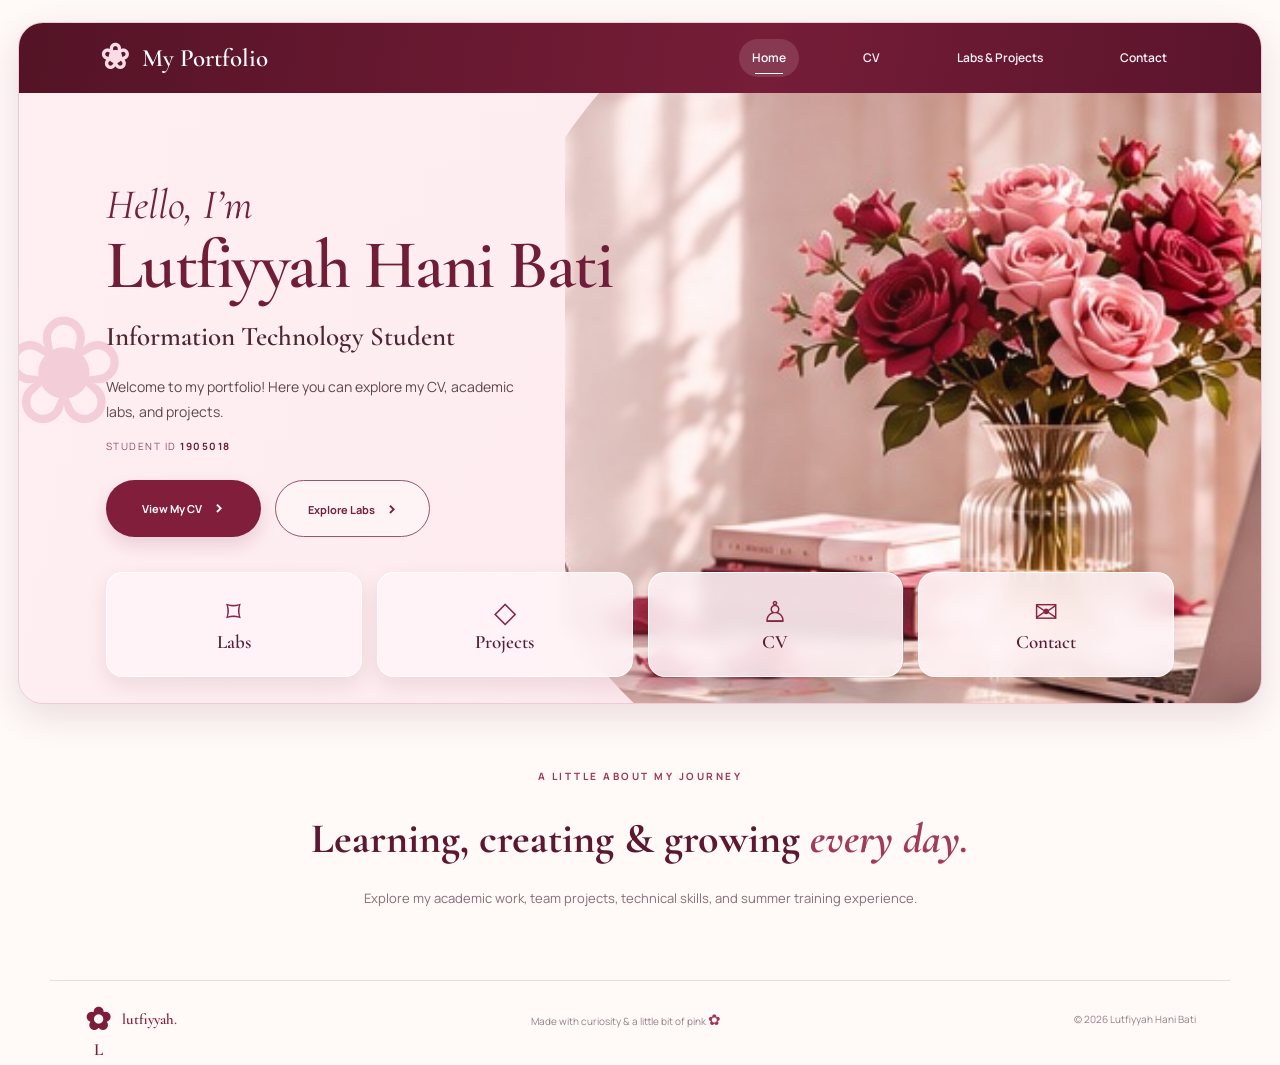
<file: index.html>
<!DOCTYPE html>
<html lang="en">
<head>
  <meta charset="UTF-8">
  <meta name="viewport" content="width=device-width, initial-scale=1.0">
  <meta name="description" content="The personal portfolio of Lutfiyyah Hani Bati.">
  <title>Lutfiyyah Hani Bati | Portfolio</title>
  <link rel="preconnect" href="https://fonts.googleapis.com">
  <link rel="preconnect" href="https://fonts.gstatic.com" crossorigin>
  <link href="https://fonts.googleapis.com/css2?family=Cormorant+Garamond:wght@400;500;600;700&family=Manrope:wght@400;500;600;700;800&display=swap" rel="stylesheet">
  <link rel="stylesheet" href="style.css">
</head>
<body class="home-page">
  <main class="home-shell">
    <header class="home-header">
      <a class="home-brand" href="index.html"><span class="home-brand-flower">❀</span><span>My Portfolio</span></a>
      <nav aria-label="Main navigation">
        <a class="selected" href="index.html">Home</a>
        <a href="cv.html">CV</a>
        <a href="labs.html">Labs & Projects</a>
        <a href="contact.html">Contact</a>
      </nav>
    </header>
    <section class="home-hero">
      <div class="home-hero-copy">
        <p class="home-hello">Hello, I’m</p>
        <h1>Lutfiyyah Hani Bati</h1>
        <h2>Information Technology Student</h2>
        <p class="home-intro">Welcome to my portfolio! Here you can explore my CV, academic labs, and projects.</p>
        <p class="home-id">STUDENT ID <strong>1905018</strong></p>
        <div class="home-buttons">
          <a class="home-btn filled" href="cv.html">View My CV <span>›</span></a>
          <a class="home-btn outlined" href="labs.html">Explore Labs <span>›</span></a>
        </div>
      </div>
      <div class="home-photo" role="img" aria-label="Pink and burgundy roses in a glass vase beside books"></div>
      <div class="home-floral-line">❀</div>
      <div class="home-feature-cards">
        <a href="labs.html"><span class="feature-symbol">⌑</span><strong>Labs</strong></a>
        <a href="labs.html#group-projects"><span class="feature-symbol">◇</span><strong>Projects</strong></a>
        <a href="cv.html"><span class="feature-symbol">♙</span><strong>CV</strong></a>
        <a href="contact.html"><span class="feature-symbol">✉</span><strong>Contact</strong></a>
      </div>
    </section>
  </main>
  <section class="home-below section-wrap">
    <p class="eyebrow">A LITTLE ABOUT MY JOURNEY</p>
    <h2>Learning, creating & growing <em>every day.</em></h2>
    <p>Explore my academic work, team projects, technical skills, and summer training experience.</p>
  </section>
  <footer class="site-footer"><a class="brand" href="index.html"><span class="brand-mark">L</span><span>lutfiyyah<span class="brand-dot">.</span></span></a><p>Made with curiosity & a little bit of pink <span>✿</span></p><span>© 2026 Lutfiyyah Hani Bati</span></footer>
</body>
</html>
</file>
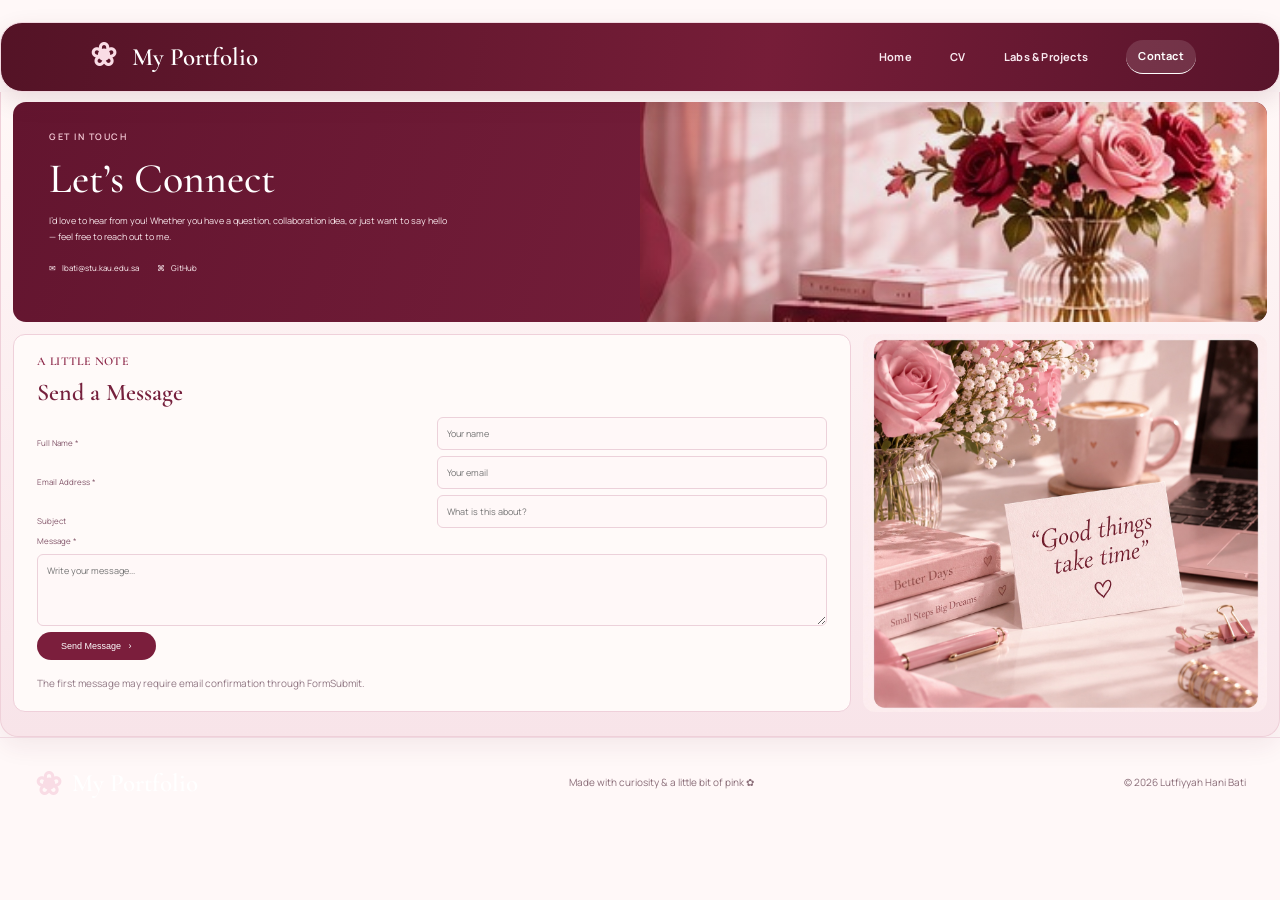
<file: contact.html>
<!DOCTYPE html>
<html lang="en">
<head>
<meta charset="UTF-8"><meta name="viewport" content="width=device-width, initial-scale=1.0">
<title>Contact | Lutfiyyah Hani Bati</title>
<link rel="preconnect" href="https://fonts.googleapis.com"><link rel="preconnect" href="https://fonts.gstatic.com" crossorigin>
<link href="https://fonts.googleapis.com/css2?family=Cormorant+Garamond:wght@400;500;600;700&family=Manrope:wght@400;500;600;700;800&display=swap" rel="stylesheet">
<link rel="stylesheet" href="style.css">
</head>
<body class="contact-page reference-page">
<header class="site-header"><a class="brand" href="index.html"><span class="brand-mark">L</span><span>My Portfolio</span></a>
<nav class="main-nav"><a href="index.html">Home</a><a href="cv.html">CV</a><a href="labs.html">Labs & Projects</a><a class="active" href="contact.html">Contact</a></nav></header>
<main class="reference-contact">
<section class="contact-hero"><div class="contact-hero-copy"><p class="mini-eyebrow">GET IN TOUCH</p><h1>Let’s Connect</h1><p>I’d love to hear from you! Whether you have a question, collaboration idea, or just want to say hello — feel free to reach out to me.</p><div class="contact-quick"><a href="mailto:lbati@stu.kau.edu.sa">✉ &nbsp; lbati@stu.kau.edu.sa</a><a href="https://github.com/lutfiyyahbati" target="_blank" rel="noopener">⌘ &nbsp; GitHub</a></div></div><div class="contact-hero-photo"></div></section>
<section class="contact-bottom"><div class="message-card"><p class="mini-eyebrow">A LITTLE NOTE</p><h2>Send a Message</h2><form action="https://formsubmit.co/lbati@stu.kau.edu.sa" method="POST"><input type="hidden" name="_subject" value="New message from portfolio"><input type="hidden" name="_template" value="table"><label for="name">Full Name *</label><input id="name" name="name" placeholder="Your name" required><label for="email">Email Address *</label><input id="email" name="email" type="email" placeholder="Your email" required><label for="subject">Subject</label><input id="subject" name="subject" placeholder="What is this about?"><label for="message">Message *</label><textarea id="message" name="message" rows="4" placeholder="Write your message..." required></textarea><button class="contact-send" type="submit">Send Message &nbsp; ›</button></form><small class="form-hint">The first message may require email confirmation through FormSubmit.</small></div><aside class="contact-quote"><div class="quote-flower-photo"></div><blockquote>“Good things<br>take time”<span>♡</span></blockquote><div class="quote-flowers">✿</div></aside></section>
</main>
<footer class="site-footer"><a class="brand" href="index.html"><span class="brand-mark">L</span><span>My Portfolio</span></a><p>Made with curiosity & a little bit of pink ✿</p><span>© 2026 Lutfiyyah Hani Bati</span></footer>
</body></html>
</file>
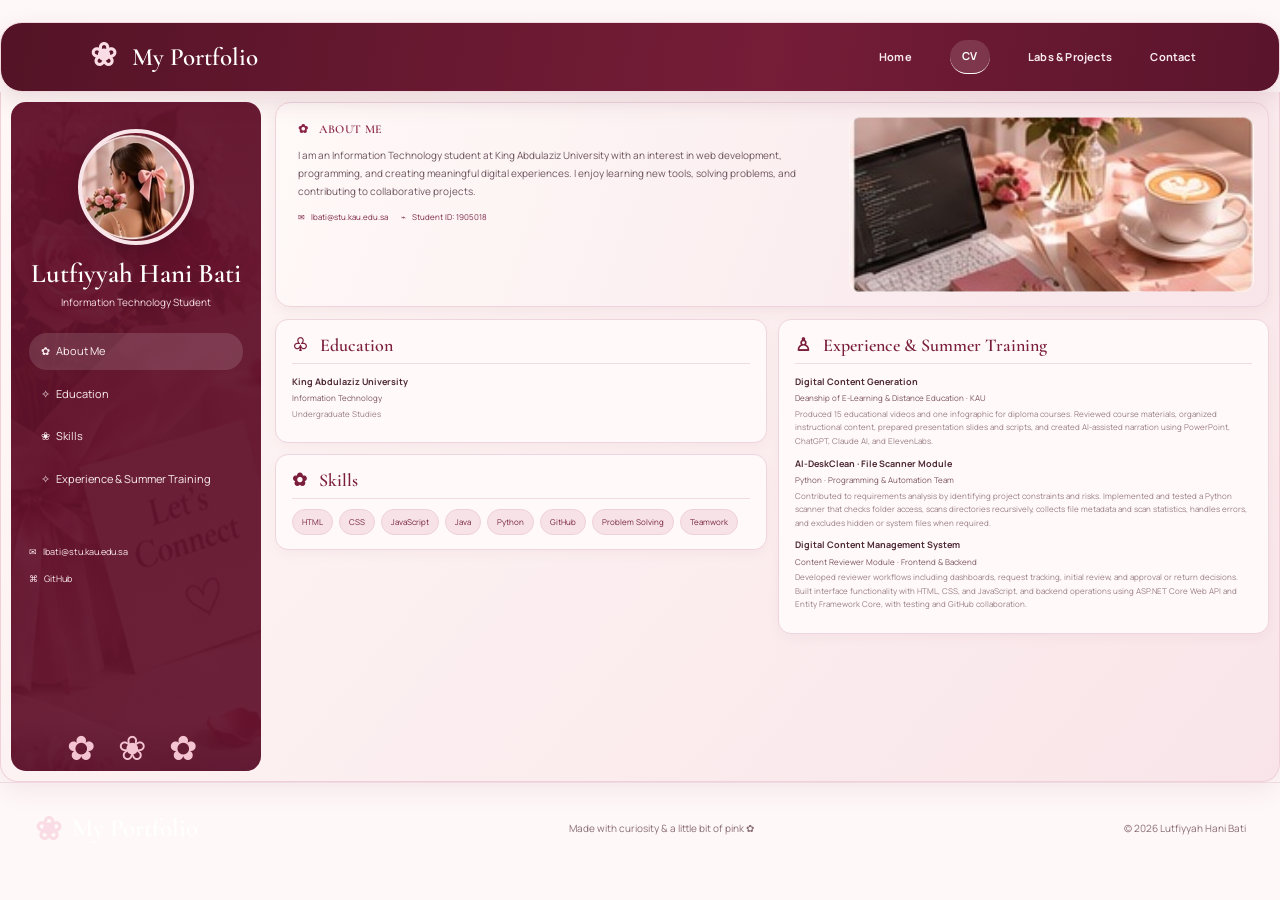
<file: cv.html>
<!DOCTYPE html>
<html lang="en">
<head>
<meta charset="UTF-8"><meta name="viewport" content="width=device-width, initial-scale=1.0">
<title>CV | Lutfiyyah Hani Bati</title>
<link rel="preconnect" href="https://fonts.googleapis.com"><link rel="preconnect" href="https://fonts.gstatic.com" crossorigin>
<link href="https://fonts.googleapis.com/css2?family=Cormorant+Garamond:wght@400;500;600;700&family=Manrope:wght@400;500;600;700;800&display=swap" rel="stylesheet">
<link rel="stylesheet" href="style.css">
</head>
<body class="cv-page reference-page">
<header class="site-header"><a class="brand" href="index.html"><span class="brand-mark">L</span><span>My Portfolio</span></a>
<nav class="main-nav"><a href="index.html">Home</a><a class="active" href="cv.html">CV</a><a href="labs.html">Labs & Projects</a><a href="contact.html">Contact</a></nav></header>
<main class="reference-cv">
<aside class="reference-profile">
  <div class="profile-photo"></div><h1>Lutfiyyah Hani Bati</h1><p>Information Technology Student</p>
  <div class="profile-menu"><a class="current" href="#about">✿ &nbsp; About Me</a><a href="#education">✧ &nbsp; Education</a><a href="#skills">❀ &nbsp; Skills</a><a href="#experience">✧ &nbsp; Experience &amp; Summer Training</a></div>
  <div class="profile-contact"><a href="mailto:lbati@stu.kau.edu.sa">✉ &nbsp; lbati@stu.kau.edu.sa</a><a href="https://github.com/lutfiyyahbati" target="_blank" rel="noopener noreferrer">⌘ &nbsp; GitHub</a></div>
  <div class="profile-flowers">✿ ❀ ✿</div>
</aside>
<section class="cv-main">
  <div class="cv-about-photo">
    <div class="cv-about-text" id="about"><p class="mini-eyebrow">✿ &nbsp; ABOUT ME</p><p>I am an Information Technology student at King Abdulaziz University with an interest in web development, programming, and creating meaningful digital experiences. I enjoy learning new tools, solving problems, and contributing to collaborative projects.</p><div class="quick-contact"><span>✉ &nbsp; lbati@stu.kau.edu.sa</span><span>⌁ &nbsp; Student ID: 1905018</span></div></div>
    <div class="cv-desk-photo" role="img" aria-label="Pink desk with flowers and laptop"></div>
  </div>
  <div class="cv-info-grid cv-info-columns">
    <div class="cv-info-column">
      <section class="cv-info-card education-card" id="education"><h2>♧ &nbsp; Education</h2><div class="cv-entry"><b>King Abdulaziz University</b><span>Information Technology</span><small>Undergraduate Studies</small></div></section>
      <section class="cv-info-card" id="skills"><h2>✿ &nbsp; Skills</h2><div class="cv-tags"><span>HTML</span><span>CSS</span><span>JavaScript</span><span>Java</span><span>Python</span><span>GitHub</span><span>Problem Solving</span><span>Teamwork</span></div></section>
    </div>
    <div class="cv-info-column">
      <section class="cv-info-card" id="experience">
<h2>♙ &nbsp; Experience & Summer Training</h2>

<div class="cv-entry">
<b>Digital Content Generation</b>
<span>Deanship of E-Learning & Distance Education · KAU</span>
<small>Produced 15 educational videos and one infographic for diploma courses. Reviewed course materials, organized instructional content, prepared presentation slides and scripts, and created AI-assisted narration using PowerPoint, ChatGPT, Claude AI, and ElevenLabs.</small>
</div>

<div class="cv-entry">
<b>AI-DeskClean · File Scanner Module</b>
<span>Python · Programming & Automation Team</span>
<small>Contributed to requirements analysis by identifying project constraints and risks. Implemented and tested a Python scanner that checks folder access, scans directories recursively, collects file metadata and scan statistics, handles errors, and excludes hidden or system files when required.</small>
</div>

<div class="cv-entry">
<b>Digital Content Management System</b>
<span>Content Reviewer Module · Frontend & Backend</span>
<small>Developed reviewer workflows including dashboards, request tracking, initial review, and approval or return decisions. Built interface functionality with HTML, CSS, and JavaScript, and backend operations using ASP.NET Core Web API and Entity Framework Core, with testing and GitHub collaboration.</small>
</div>
</section>
    </div>
  </div>
</section>
</main>
<footer class="site-footer"><a class="brand" href="index.html"><span class="brand-mark">L</span><span>My Portfolio</span></a><p>Made with curiosity & a little bit of pink ✿</p><span>© 2026 Lutfiyyah Hani Bati</span></footer>
</body></html>
</file>
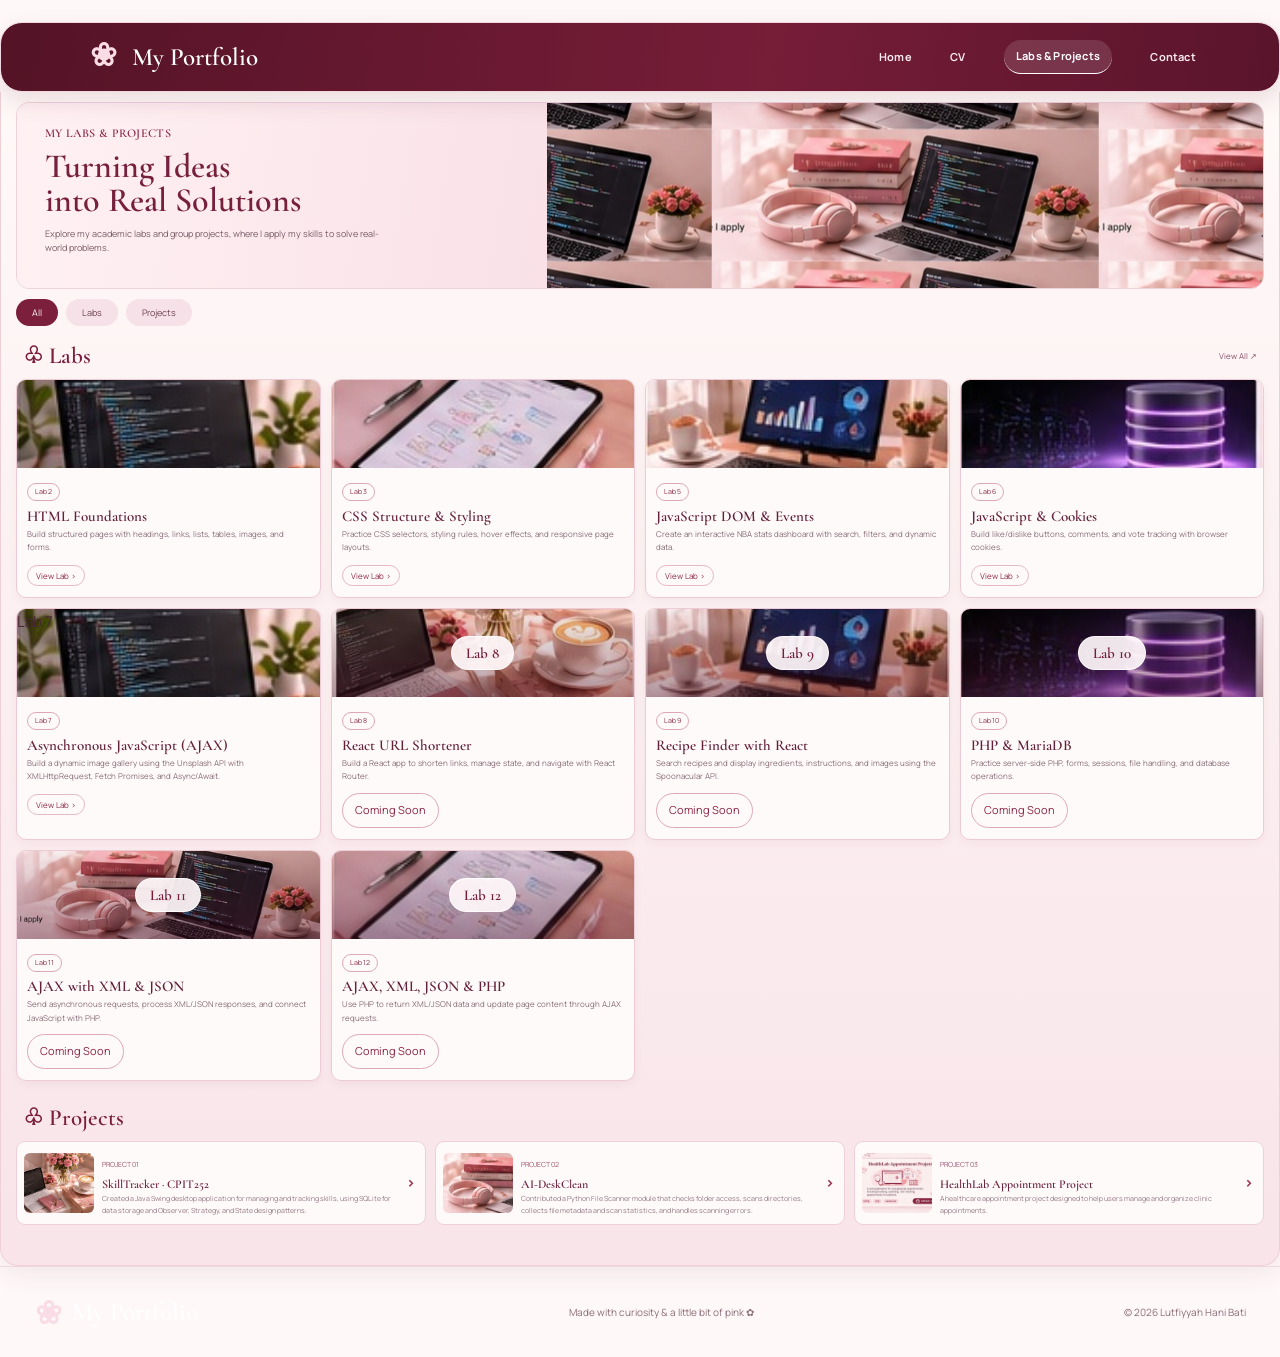
<file: labs.html>
<!DOCTYPE html>
<html lang="en">
<head>
<meta charset="utf-8"/>
<meta content="width=device-width, initial-scale=1.0" name="viewport"/>
<title>Labs &amp; Projects | Lutfiyyah Hani Bati</title>
<link href="https://fonts.googleapis.com" rel="preconnect"/>
<link crossorigin="" href="https://fonts.gstatic.com" rel="preconnect"/>
<link href="https://fonts.googleapis.com/css2?family=Cormorant+Garamond:wght@400;500;600;700&amp;family=Manrope:wght@400;500;600;700;800&amp;display=swap" rel="stylesheet"/>
<link href="style.css" rel="stylesheet"/>
</head>

<body class="labs-page reference-page">

<header class="site-header">
<a class="brand" href="index.html">
<span class="brand-mark">L</span>
<span>My Portfolio</span>
</a>

<nav class="main-nav">
<a href="index.html">Home</a>
<a href="cv.html">CV</a>
<a class="active" href="labs.html">Labs &amp; Projects</a>
<a href="contact.html">Contact</a>
</nav>
</header>

<main class="reference-labs">

<section class="labs-hero">
<div>
<p class="mini-eyebrow">MY LABS &amp; PROJECTS</p>
<h1>Turning Ideas<br/>into Real Solutions</h1>
<p>Explore my academic labs and group projects, where I apply my skills to solve real-world problems.</p>
</div>
<div class="labs-hero-photo"></div>
</section>

<div aria-label="Filter portfolio items" class="labs-filter" role="group">
<button aria-pressed="true" class="filter-active" data-filter="all" type="button">All</button>
<button aria-pressed="false" data-filter="labs" type="button">Labs</button>
<button aria-pressed="false" data-filter="projects" type="button">Projects</button>
</div>

<section class="gallery-section labs-gallery-section">

<div class="gallery-title">
<h2>♧ Labs</h2>
<a href="https://github.com/lutfiyyahbati/cpit-405-labs" rel="noopener" target="_blank">View All ↗</a>
</div>

<div class="lab-gallery">

<!-- Lab 2 -->
<article class="lab-photo-card">
<div class="lab-cover cover-one"></div>
<div class="lab-card-body">
<span class="lab-pill">Lab 2</span>
<h3>HTML Foundations</h3>
<p>Build structured pages with headings, links, lists, tables, images, and forms.</p>
<a href="https://lutfiyyahbati.github.io/cpit-405-labs/labs/lab2.html" rel="noopener" target="_blank">View Lab ›</a>
</div>
</article>

<!-- Lab 3 -->
<article class="lab-photo-card">
<div class="lab-cover cover-two"></div>
<div class="lab-card-body">
<span class="lab-pill">Lab 3</span>
<h3>CSS Structure &amp; Styling</h3>
<p>Practice CSS selectors, styling rules, hover effects, and responsive page layouts.</p>
<a href="https://lutfiyyahbati.github.io/cpit-405-labs/labs/lab3.html" rel="noopener" target="_blank">View Lab ›</a>
</div>
</article>

<!-- Lab 5 -->
<article class="lab-photo-card">
<div class="lab-cover cover-three"></div>
<div class="lab-card-body">
<span class="lab-pill">Lab 5</span>
<h3>JavaScript DOM &amp; Events</h3>
<p>Create an interactive NBA stats dashboard with search, filters, and dynamic data.</p>
<a href="https://lutfiyyahbati.github.io/cpit-405-labs/labs/lab5/index.html" rel="noopener" target="_blank">View Lab ›</a>
</div>
</article>

<!-- Lab 6 -->
<article class="lab-photo-card">
<div class="lab-cover cover-four"></div>
<div class="lab-card-body">
<span class="lab-pill">Lab 6</span>
<h3>JavaScript &amp; Cookies</h3>
<p>Build like/dislike buttons, comments, and vote tracking with browser cookies.</p>
<a href="https://lutfiyyahbati.github.io/cpit-405-labs/lab6/" rel="noopener" target="_blank">View Lab ›</a>
</div>
</article>

<!-- Lab 7 -->
<article aria-label="Completed Lab 7: Asynchronous JavaScript" class="lab-photo-card">
<div class="lab-cover cover-lab7">
<span>Lab 7</span>
</div>
<div class="lab-card-body">
<span class="lab-pill">Lab 7</span>
<h3>Asynchronous JavaScript (AJAX)</h3>
<p>Build a dynamic image gallery using the Unsplash API with XMLHttpRequest, Fetch Promises, and Async/Await.</p>
<a href="https://lutfiyyahbati.github.io/cpit-405-labs/labs/lab7/" rel="noopener" target="_blank">View Lab ›</a>
</div>
</article>

<!-- Lab 8 -->
<article aria-label="Lab 8 coming soon; content not uploaded yet" class="lab-photo-card reserved-lab-card">
<div class="lab-cover cover-lab8 reserved-lab-cover">
<span>Lab 8</span>
</div>
<div class="lab-card-body">
<span class="lab-pill">Lab 8</span>
<h3>React URL Shortener</h3>
<p>Build a React app to shorten links, manage state, and navigate with React Router.</p>
<span class="lab12-link">Coming Soon</span>
</div>
</article>

<!-- Lab 9 -->
<article aria-label="Lab 9 coming soon; content not uploaded yet" class="lab-photo-card reserved-lab-card">
<div class="lab-cover cover-lab9 reserved-lab-cover">
<span>Lab 9</span>
</div>
<div class="lab-card-body">
<span class="lab-pill">Lab 9</span>
<h3>Recipe Finder with React</h3>
<p>Search recipes and display ingredients, instructions, and images using the Spoonacular API.</p>
<span class="lab12-link">Coming Soon</span>
</div>
</article>

<!-- Lab 10 -->
<article aria-label="Lab 10 coming soon; content not uploaded yet" class="lab-photo-card reserved-lab-card">
<div class="lab-cover cover-lab10 reserved-lab-cover">
<span>Lab 10</span>
</div>
<div class="lab-card-body">
<span class="lab-pill">Lab 10</span>
<h3>PHP &amp; MariaDB</h3>
<p>Practice server-side PHP, forms, sessions, file handling, and database operations.</p>
<span class="lab12-link">Coming Soon</span>
</div>
</article>

<!-- Lab 11 -->
<article aria-label="Lab 11 coming soon; content not uploaded yet" class="lab-photo-card reserved-lab-card">
<div class="lab-cover cover-lab11 reserved-lab-cover">
<span>Lab 11</span>
</div>
<div class="lab-card-body">
<span class="lab-pill">Lab 11</span>
<h3>AJAX with XML &amp; JSON</h3>
<p>Send asynchronous requests, process XML/JSON responses, and connect JavaScript with PHP.</p>
<span class="lab12-link">Coming Soon</span>
</div>
</article>

<!-- Lab 12 -->
<article aria-label="Lab 12 coming soon; content not uploaded yet" class="lab-photo-card reserved-lab-card">
<div class="lab-cover cover-lab12 reserved-lab-cover">
<span>Lab 12</span>
</div>
<div class="lab-card-body">
<span class="lab-pill">Lab 12</span>
<h3>AJAX, XML, JSON &amp; PHP</h3>
<p>Use PHP to return XML/JSON data and update page content through AJAX requests.</p>
<span class="lab12-link">Coming Soon</span>
</div>
</article>

</div>
</section>

<!-- Projects Section -->
<section class="gallery-section group-gallery" id="group-projects">

<div class="gallery-title">
<h2>♧ Projects</h2>
</div>

<div class="group-project-grid">

<a class="group-project" href="https://github.com/DanyahBa/SkillTracker_CPIT252" rel="noopener" target="_blank">
<div class="group-thumb thumb-two"></div>
<div>
<small>PROJECT 01</small>
<h3>SkillTracker · CPIT252</h3>
<p>Created a Java Swing desktop application for managing and tracking skills, using SQLite for data storage and Observer, Strategy, and State design patterns.</p>
</div>
<b>›</b>
</a>

<a class="group-project" href="https://github.com/deemalotaibi/AI-DeskClean" rel="noopener" target="_blank">
<div class="group-thumb thumb-four"></div>
<div>
<small>PROJECT 02</small>
<h3>AI-DeskClean</h3>
<p>Contributed a Python File Scanner module that checks folder access, scans directories, collects file metadata and scan statistics, and handles scanning errors.</p>
</div>
<b>›</b>
</a>

<a aria-label="HealthLab Appointment Project on GitHub" class="group-project" href="https://github.com/TasneemSaeedi/CAR_GROUP2" rel="noopener noreferrer" target="_blank">
<div class="group-thumb thumb-three"></div>
<div>
<small>PROJECT 03</small>
<h3>HealthLab Appointment Project</h3>
<p>A healthcare appointment project designed to help users manage and organize clinic appointments.</p>
</div>
<b>›</b>
</a>

</div>
</section>

</main>

<footer class="site-footer">
<a class="brand" href="index.html">
<span class="brand-mark">L</span>
<span>My Portfolio</span>
</a>
<p>Made with curiosity &amp; a little bit of pink ✿</p>
<span>© 2026 Lutfiyyah Hani Bati</span>
</footer>

<script>
document.addEventListener('DOMContentLoaded', () => {
  const buttons = document.querySelectorAll('.labs-filter button');
  const labSection = document.querySelector('.labs-gallery-section');
  const projectSection = document.querySelector('.group-gallery');

  buttons.forEach(button => button.addEventListener('click', () => {
    const filter = button.dataset.filter;

    buttons.forEach(item => {
      const active = item === button;
      item.classList.toggle('filter-active', active);
      item.setAttribute('aria-pressed', active ? 'true' : 'false');
    });

    labSection.hidden = filter === 'projects';
    projectSection.hidden = filter === 'labs';

    if (filter === 'projects') {
      projectSection.scrollIntoView({ behavior: 'smooth', block: 'start' });
    } else if (filter === 'labs') {
      labSection.scrollIntoView({ behavior: 'smooth', block: 'start' });
    }
  }));
});
</script>

</body>
</html>
</file>
<file: style.css>
@import url('https://fonts.googleapis.com/css2?family=DM+Sans:wght@400;500;600;700&family=Playfair+Display:ital,wght@0,500;0,600;0,700;1,500;1,600&display=swap');
:root{--wine:#701d3c;--wine-dark:#481329;--berry:#a62d59;--pink:#ef9fbd;--rose:#f8dce7;--blush:#fff1f5;--cream:#fffaf7;--ink:#35232b;--muted:#88747c;--line:#f0dce4;--white:#fff}
*{box-sizing:border-box}html{scroll-behavior:smooth}body{margin:0;background:var(--cream);color:var(--ink);font-family:'DM Sans',sans-serif;font-size:15px;line-height:1.7;overflow-x:hidden}a{color:inherit;text-decoration:none}.site-header{height:88px;max-width:1220px;margin:auto;padding:0 34px;display:flex;align-items:center;justify-content:space-between;gap:24px;position:relative;z-index:5}.brand{display:flex;align-items:center;gap:10px;font-weight:700;font-size:19px;letter-spacing:-.7px;color:var(--wine-dark)}.brand-mark{width:35px;height:35px;border-radius:50% 50% 50% 10%;background:var(--wine);color:white;display:grid;place-items:center;font-family:'Playfair Display',serif;font-size:22px}.brand-dot{color:var(--berry)}.main-nav{display:flex;align-items:center;gap:32px}.main-nav a{font-size:12px;font-weight:700;color:#806d75;transition:.25s}.main-nav a:hover,.main-nav a.active{color:var(--berry)}.main-nav a.active:after{content:"";display:block;width:5px;height:5px;border-radius:50%;background:var(--pink);margin:4px auto 0}.header-cta{border:1px solid #e8cbd7;border-radius:30px;padding:10px 17px;font-size:11px;font-weight:700;color:var(--wine);transition:.25s}.header-cta:hover{background:var(--wine);color:white}.header-cta span{margin-left:8px}.section-wrap{max-width:1150px;margin:auto;padding-left:34px;padding-right:34px}.hero{min-height:585px;display:grid;grid-template-columns:1fr 1fr;align-items:center;gap:55px;padding-top:30px;padding-bottom:55px}.eyebrow{font-size:10px;letter-spacing:2.3px;font-weight:700;color:var(--berry);margin:0 0 18px}.eyebrow-line{display:inline-block;width:28px;height:1px;background:var(--pink);vertical-align:middle;margin-right:9px}.hero h1,.page-intro h1{font-family:'Playfair Display',serif;font-size:clamp(54px,6.2vw,82px);line-height:1.08;letter-spacing:-2.5px;color:var(--wine-dark);font-weight:600;margin:0 0 25px}.hero h1 em,.page-intro h1 em,.project-feature h2 em,.contact-note h2 em{font-weight:500;color:var(--berry)}.hero-text{font-size:15px;line-height:1.9;color:#78666e;max-width:470px}.hero-text strong{color:var(--wine)}.hero-actions{display:flex;align-items:center;gap:25px;margin-top:30px}.button{display:inline-flex;align-items:center;justify-content:center;gap:18px;border:0;border-radius:4px;padding:14px 21px;font-family:inherit;font-size:12px;font-weight:700;cursor:pointer;transition:transform .25s,box-shadow .25s,background .25s}.button:hover{transform:translateY(-3px);box-shadow:0 10px 22px #701d3c20}.button-primary{background:var(--wine);color:white}.button-primary:hover{background:var(--berry)}.text-link{font-size:12px;font-weight:700;color:var(--wine)}.text-link span{margin-left:6px}.hero-meta{display:flex;gap:32px;margin-top:54px;padding-top:20px;border-top:1px solid var(--line);max-width:440px}.hero-meta>div{display:flex;flex-direction:column}.meta-number{font-family:'Playfair Display',serif;color:var(--berry);font-size:20px}.meta-label{font-size:10px;color:var(--muted);letter-spacing:.4px}.hero-art{height:455px;position:relative;display:flex;align-items:center;justify-content:center}.art-blob{position:absolute;width:370px;height:390px;background:#f8dce7;border-radius:48% 52% 42% 58% / 48% 44% 56% 52%;transform:rotate(-12deg)}.art-card{position:relative;z-index:2;width:265px;height:330px;background:#fffaf7;box-shadow:0 25px 60px #6b18351c;padding:36px 31px;transform:rotate(4deg);border:1px solid #f2e2e7}.art-small{font-size:8px;letter-spacing:2px;color:var(--berry);font-weight:700}.art-quote{display:block;font-family:'Playfair Display',serif;font-size:32px;line-height:1.24;color:var(--wine-dark);margin-top:25px}.art-quote i{color:var(--berry)}.art-sign{position:absolute;bottom:28px;right:28px;color:#9b7d89;font-family:'Playfair Display',serif;font-style:italic;font-size:13px}.flower{position:absolute;z-index:3;width:90px;height:90px}.flower i{position:absolute;width:28px;height:42px;background:linear-gradient(145deg,#f6b6ce,#cf5e8b);border-radius:50% 50% 45% 45%;left:31px;top:4px;transform-origin:14px 41px;box-shadow:inset -3px -3px 7px #9d2c5a20}.flower i:nth-child(2){transform:rotate(72deg)}.flower i:nth-child(3){transform:rotate(144deg)}.flower i:nth-child(4){transform:rotate(216deg)}.flower i:nth-child(5){transform:rotate(288deg)}.flower b{position:absolute;left:38px;top:37px;width:16px;height:16px;background:#f7d88d;border-radius:50%;box-shadow:0 0 0 3px #fff8}.flower-large{right:3px;top:28px;transform:rotate(16deg) scale(1.25)}.flower-small{left:8px;bottom:50px;transform:scale(.7) rotate(-12deg)}.flower-small i{background:linear-gradient(145deg,#f3c2d4,#d67c9c)}.sparkle{position:absolute;color:var(--berry);font-size:34px}.sparkle-one{right:35px;bottom:85px}.sparkle-two{left:40px;top:55px;color:#d88aa8}.art-caption{position:absolute;bottom:5px;right:30px;font-size:8px;letter-spacing:2px;color:#a17d8b}.petal{position:fixed;z-index:-1;color:#f5d5e1;opacity:.65;pointer-events:none}.petal-one{font-size:120px;right:-25px;top:22%}.petal-two{font-size:90px;left:-25px;bottom:9%}.welcome-strip{display:flex;align-items:center;justify-content:center;gap:20px;background:var(--wine);color:#fff;padding:18px 20px;text-align:center}.welcome-strip p{font-family:'Playfair Display',serif;font-style:italic;font-size:16px;margin:0}.welcome-strip span{color:#f2a8c2}.home-cards{padding-top:78px;padding-bottom:90px}.section-heading{text-align:center;margin-bottom:34px}.section-heading h2,.project-heading h2{font-family:'Playfair Display',serif;color:var(--wine-dark);font-size:37px;line-height:1.2;margin:0}.section-heading h2 em{color:var(--berry);font-weight:500}.card-grid{display:grid;grid-template-columns:repeat(3,1fr);gap:18px}.info-card{position:relative;background:white;border:1px solid var(--line);padding:27px 26px 30px;min-height:220px;transition:.25s}.info-card:hover{transform:translateY(-6px);box-shadow:0 18px 35px #701d3c10;border-color:#e9b8cb}.card-icon{display:grid;place-items:center;width:39px;height:39px;background:var(--blush);color:var(--berry);border-radius:50%;font-size:20px}.card-kicker{display:block;margin-top:21px;color:#b17b91;font-size:9px;letter-spacing:1.8px;font-weight:700}.info-card h3{font-family:'Playfair Display',serif;color:var(--wine-dark);font-size:23px;margin:5px 0}.info-card p{color:var(--muted);font-size:12px;max-width:245px}.card-arrow{position:absolute;right:25px;bottom:24px;color:var(--berry);font-size:20px}.site-footer{max-width:1150px;margin:auto;padding:24px 34px;display:flex;justify-content:space-between;align-items:center;border-top:1px solid var(--line);font-size:10px;color:#987f89}.site-footer .brand{font-size:15px}.site-footer .brand-mark{width:28px;height:28px;font-size:17px}.site-footer p{margin:0}.site-footer p span{color:var(--berry);font-size:15px}.page-main{padding-top:65px;padding-bottom:90px;min-height:calc(100vh - 160px)}.page-intro{max-width:720px;margin-bottom:45px}.page-intro h1{font-size:60px;margin-bottom:15px}.page-intro>p:last-child{color:var(--muted);max-width:600px;font-size:14px}.cv-layout{display:grid;grid-template-columns:275px 1fr;gap:55px;align-items:start}.cv-sidebar{background:var(--wine);color:white;padding:30px;position:relative;overflow:hidden}.cv-sidebar:after{content:"✿";position:absolute;font-size:120px;color:#ffffff12;right:-15px;top:-35px}.profile-monogram{width:90px;height:90px;border-radius:50%;background:#f5c5d6;color:var(--wine);display:grid;place-items:center;font-family:'Playfair Display',serif;font-size:48px;position:relative}.profile-monogram span{position:absolute;font-family:sans-serif;font-size:20px;right:-4px;bottom:0;color:#f7d88d}.cv-sidebar h2{font-family:'Playfair Display',serif;font-size:23px;line-height:1.2;margin:20px 0 4px}.muted{color:var(--muted)}.cv-sidebar .muted{color:#e3b9ca;font-size:12px}.sidebar-rule{height:1px;background:#ffffff35;margin:24px 0}.side-label{font-size:9px;letter-spacing:1.6px;color:#f0a9c2;margin:18px 0 3px;font-weight:700}.side-value{font-size:12px;color:#fff;margin:0;overflow-wrap:anywhere}.side-value a{text-decoration:underline;text-underline-offset:3px}.button-outline{border:1px solid #f4c5d7;color:white}.full-button{width:100%;margin-top:28px}.cv-content{background:white;border:1px solid var(--line);padding:10px 38px}.cv-section{display:grid;grid-template-columns:145px 1fr;gap:25px;padding:30px 0;border-bottom:1px solid var(--line)}.cv-section:last-child{border-bottom:0}.section-label{font-size:10px;letter-spacing:1.5px;color:var(--berry);font-weight:700}.section-label span{display:block;color:#a58b95;font-size:8px;margin-top:4px}.cv-section h2{font-family:'Playfair Display',serif;color:var(--wine-dark);font-size:22px;margin:0 0 5px}.accent-text{color:var(--berry);font-size:12px;font-weight:700;margin:0 0 10px}.body-copy{font-size:12px;color:#78666e;line-height:1.9;margin:7px 0}.skill-list{display:flex;flex-wrap:wrap;gap:8px;margin:14px 0}.skill-list span{background:var(--blush);border:1px solid #f2d5e0;color:var(--wine);padding:7px 11px;font-size:10px;border-radius:3px}.small-note{font-size:10px;color:#a28d95}.timeline-item{display:flex;gap:13px;margin-top:20px}.timeline-dot{flex:none;width:9px;height:9px;border-radius:50%;background:var(--pink);margin-top:7px;box-shadow:0 0 0 4px var(--blush)}.timeline-item h3{font-size:13px;color:var(--wine);margin:0}.timeline-item .muted{font-size:10px;margin:1px 0}.project-feature{background:var(--wine);color:white;padding:43px 48px;display:flex;justify-content:space-between;align-items:center;position:relative;overflow:hidden;margin-bottom:55px}.feature-label{font-size:9px;letter-spacing:2px;color:#f4b3ca;font-weight:700}.project-feature h2{font-family:'Playfair Display',serif;font-size:39px;line-height:1.12;margin:12px 0}.project-feature h2 em{color:#f3b2c9}.project-feature p{color:#e9cbd6;font-size:12px;max-width:470px;margin-bottom:22px}.button-light{background:#fff4f7;color:var(--wine)}.feature-decoration{width:210px;height:180px;border:1px solid #ffffff35;border-radius:50%;display:grid;place-items:center;position:relative;margin-right:35px}.feature-decoration span{font-family:monospace;font-size:58px;color:#f7c5d7}.feature-decoration i{position:absolute;right:-12px;top:0;font-style:normal;color:#f5c5d7;font-size:55px}.project-heading{display:flex;align-items:end;justify-content:space-between;margin-bottom:22px}.project-heading .eyebrow{margin-bottom:7px}.project-count{font-size:10px;color:#a48b95;letter-spacing:1px}.project-grid{display:grid;grid-template-columns:repeat(2,1fr);gap:16px}.project-card{background:white;border:1px solid var(--line);padding:25px 27px;transition:.25s}.project-card:hover{border-color:#e5a9c1;transform:translateY(-4px);box-shadow:0 12px 28px #701d3c0c}.project-top{display:flex;justify-content:space-between;align-items:center}.project-number{font-family:'Playfair Display',serif;font-size:24px;color:#d68ba7}.project-type{font-size:8px;letter-spacing:1.5px;color:var(--berry);font-weight:700;background:var(--blush);padding:6px 9px}.project-card h3{font-family:'Playfair Display',serif;font-size:22px;color:var(--wine-dark);margin:16px 0 5px}.project-card p{font-size:12px;color:var(--muted);min-height:42px}.project-card>a{display:inline-block;color:var(--berry);font-size:11px;font-weight:700;margin-top:12px}.project-card>a span{margin-left:8px}.github-banner{margin-top:40px;background:#f9e6ed;padding:25px 30px;display:flex;align-items:center;justify-content:space-between}.github-banner .eyebrow{margin-bottom:5px;font-size:8px}.github-banner h2{font-family:'Playfair Display',serif;font-size:24px;color:var(--wine-dark);margin:0}.github-banner p{font-size:11px;color:var(--muted);margin:4px 0 0}.contact-layout{display:grid;grid-template-columns:.9fr 1.1fr;gap:35px;align-items:stretch}.contact-note{background:var(--wine);color:white;padding:42px;position:relative;overflow:hidden}.contact-flower{position:absolute;right:25px;top:18px;font-size:70px;color:#ffffff20}.contact-note .eyebrow{color:#f5b5cb}.contact-note h2{font-family:'Playfair Display',serif;font-size:39px;line-height:1.2;margin:0 0 15px}.contact-note h2 em{color:#f3b3ca}.contact-note>p:not(.eyebrow){color:#e8cbd6;font-size:12px;max-width:300px;margin-bottom:30px}.contact-detail{display:flex;align-items:center;gap:14px;margin-top:20px}.detail-icon{width:35px;height:35px;border:1px solid #ffffff45;border-radius:50%;display:grid;place-items:center;color:#f5b5cb}.contact-detail div{display:flex;flex-direction:column;min-width:0}.contact-detail small{font-size:8px;letter-spacing:1.5px;color:#efadc4}.contact-detail a,.contact-detail div>span{font-size:11px;color:white;overflow-wrap:anywhere}.contact-form-card{background:white;border:1px solid var(--line);padding:38px}.contact-form-card h2{font-family:'Playfair Display',serif;font-size:26px;color:var(--wine-dark);margin:0}.contact-form-card>.muted{font-size:11px;margin:3px 0 22px}.contact-form-card form{display:flex;flex-direction:column}.contact-form-card label{font-size:10px;color:var(--wine);font-weight:700;margin:12px 0 6px}.contact-form-card input,.contact-form-card textarea{font:inherit;font-size:12px;color:var(--ink);background:#fffafc;border:1px solid #efdee5;padding:12px 13px;border-radius:2px;outline:none;resize:vertical}.contact-form-card input:focus,.contact-form-card textarea:focus{border-color:#d987a7;box-shadow:0 0 0 3px #f9e8ef}.contact-form-card input::placeholder,.contact-form-card textarea::placeholder{color:#b7a6ad}.submit-button{margin-top:20px;align-self:flex-start}.form-hint{font-size:9px;color:#9c8790;margin:14px 0 0}
@media(max-width:850px){.site-header{height:auto;min-height:80px;flex-wrap:wrap;padding:17px 24px}.main-nav{order:3;width:100%;justify-content:center;gap:22px;padding:8px 0 3px}.hero{gap:15px;min-height:520px}.hero-art{transform:scale(.88)}.cv-layout{grid-template-columns:230px 1fr;gap:25px}.cv-content{padding:5px 22px}.cv-section{grid-template-columns:105px 1fr;gap:15px}.contact-layout{gap:18px}.contact-note,.contact-form-card{padding:28px}}
@media(max-width:620px){.section-wrap{padding-left:22px;padding-right:22px}.site-header{padding:15px 22px}.header-cta{padding:8px 12px}.main-nav{gap:15px;justify-content:space-between}.main-nav a{font-size:10px}.hero{grid-template-columns:1fr;padding-top:55px;gap:5px}.hero h1{font-size:58px}.hero-art{height:370px;transform:scale(.82);margin-top:-10px}.hero-meta{gap:18px;margin-top:38px}.meta-label{font-size:9px}.welcome-strip{gap:10px}.welcome-strip p{font-size:13px}.home-cards{padding-top:55px;padding-bottom:60px}.card-grid{grid-template-columns:1fr}.info-card{min-height:185px}.site-footer{padding:22px;flex-wrap:wrap;gap:12px}.site-footer p{order:3;width:100%}.page-main{padding-top:45px;padding-bottom:60px}.page-intro h1{font-size:46px}.cv-layout{grid-template-columns:1fr}.cv-sidebar{padding:25px}.cv-content{padding:0 18px}.cv-section{grid-template-columns:1fr;gap:8px;padding:24px 0}.section-label span{display:inline;margin-left:7px}.project-feature{padding:30px 25px}.feature-decoration{display:none}.project-feature h2{font-size:32px}.project-grid{grid-template-columns:1fr}.project-heading{align-items:start;gap:12px;flex-direction:column}.github-banner{align-items:flex-start;gap:18px;flex-direction:column}.contact-layout{grid-template-columns:1fr}.contact-note,.contact-form-card{padding:28px}.contact-note h2{font-size:34px}}

.hero-student-id{display:inline-flex;gap:10px;align-items:center;margin:14px 0 0;padding:7px 11px;background:#fff1f5;border:1px solid #f0dce4;color:#701d3c;font-size:11px;font-weight:700;letter-spacing:.4px}.hero-student-id span{font-size:8px;letter-spacing:1.5px;color:#a62d59}.team-project-heading{margin-top:58px}.team-project-intro{font-size:12px;color:#88747c;margin:-10px 0 20px}

.project-link-pending{display:inline-block;margin-top:12px;color:#9b7d89;font-size:10px;font-weight:700;background:#fff1f5;padding:7px 9px;border:1px dashed #e8cbd7}


/* Refined rose-garden visual direction */
:root{
 --wine:#6d1834;--wine-dark:#421124;--berry:#982d50;--pink:#e7a0b4;
 --rose:#f5dce3;--blush:#fff0f3;--cream:#fff9f7;--ink:#3b202a;
 --muted:#8a6c76;--line:#ecd3dc;--white:#fff;
}
body{font-family:'Manrope',sans-serif;background:linear-gradient(145deg,#fffaf8 0%,#fff1f4 48%,#fffaf7 100%);color:var(--ink)}
h1,h2,h3,.brand,.art-quote,.art-sign,.welcome-strip p,.info-card h3,.cv-section h2,.project-feature h2,.contact-note h2{font-family:'Cormorant Garamond',serif}
.site-header{max-width:1240px;height:78px;margin:18px auto 0;padding:0 30px;background:rgba(255,255,255,.76);border:1px solid #f1dce3;border-radius:24px 24px 0 0;box-shadow:0 8px 28px #7a274014}
.brand{font-size:25px;font-weight:600;letter-spacing:0;color:var(--wine)}
.brand-mark{width:38px;height:38px;border-radius:50%;background:linear-gradient(145deg,#8b2948,#4a1026);font-family:'Cormorant Garamond',serif;font-size:27px}
.main-nav{gap:30px}.main-nav a{font-size:11px;letter-spacing:.2px}
.header-cta{background:#fff5f7;border-color:#e7c0ce;padding:9px 17px}
.hero{max-width:1180px;min-height:570px;margin:0 auto;padding-top:48px;padding-bottom:45px;grid-template-columns:1fr 1fr;gap:34px;position:relative;isolation:isolate}
.hero:before{content:"";position:absolute;inset:15px 20px 25px;border-radius:34px;background:radial-gradient(ellipse at 78% 28%,#f4d3dc 0%,transparent 42%),linear-gradient(115deg,#fff8f5 0%,#fbe8ed 55%,#f7dce5 100%);border:1px solid #f0d4de;box-shadow:0 18px 55px #76203a12;z-index:-2}
.hero:after{content:"✿";position:absolute;right:30px;top:25px;font-size:115px;line-height:1;color:#b45a75;opacity:.15;transform:rotate(20deg);z-index:-1}
.hero-copy{padding:30px 10px 30px 55px}
.eyebrow{font-size:10px;letter-spacing:2.5px}
.hero h1,.page-intro h1{font-size:clamp(58px,6.4vw,88px);line-height:.92;letter-spacing:-1.5px;color:var(--wine-dark);margin:20px 0 22px}
.hero h1 em{color:#a13a59}
.hero-text{font-size:13px;max-width:440px;line-height:1.9}
.hero-student-id{font-size:10px;letter-spacing:1.2px;color:var(--wine);font-weight:800;margin-top:16px}
.hero-student-id span{color:#a77a89;margin-right:8px}
.button{border-radius:30px;padding:12px 21px;font-size:11px}
.button-primary{background:linear-gradient(110deg,#8e2345,#5b142d)}
.hero-art{height:420px;margin:0 38px 0 0;border-radius:48% 48% 18px 18px;overflow:visible}
.art-blob{width:350px;height:370px;background:linear-gradient(145deg,#f6d6df,#eab8c8);border-radius:48% 52% 44% 56%;box-shadow:inset 0 0 0 12px #ffffff42}
.art-card{width:245px;height:310px;border-radius:125px 125px 18px 18px;background:linear-gradient(160deg,#fffaf7,#f8e8ec);border:7px solid #ffffffa8;outline:1px solid #e5bdcb;box-shadow:0 22px 45px #70203a24;transform:rotate(0);padding:40px 28px}
.art-quote{font-size:35px;line-height:1.06;margin-top:25px}
.flower-large{right:-8px;top:25px;transform:rotate(16deg) scale(1.3)}
.flower-small{left:5px;bottom:22px;transform:scale(.78)}
.sparkle-one{right:5px;bottom:80px}.sparkle-two{left:30px;top:38px}
.art-caption{font-size:8px;letter-spacing:2.2px;bottom:-2px}
.welcome-strip{background:linear-gradient(90deg,#5b142d,#8d2949,#5b142d);padding:17px}
.welcome-strip p{font-size:20px}
.home-cards{padding-top:75px}
.section-heading h2,.project-heading h2{font-size:43px}
.info-card{border-radius:17px;background:rgba(255,255,255,.82);box-shadow:0 10px 30px #7a27400a}
.info-card:hover{box-shadow:0 18px 35px #701d3c18}
.card-icon{border-radius:13px}
.site-footer{max-width:1180px}
.page-main{padding-top:58px}
.page-intro h1{line-height:1}
.cv-sidebar,.contact-note{background:linear-gradient(155deg,#7b1f3d,#481329);border-radius:18px}
.cv-content,.contact-form-card{border-radius:18px;box-shadow:0 12px 35px #76203a0a}
.project-feature{border-radius:22px;background:linear-gradient(115deg,#51142b,#8e2a4b)}
.project-card{border-radius:15px}
.github-banner{border-radius:16px}
.contact-form-card input,.contact-form-card textarea{border-radius:9px}
@media(max-width:620px){
 .site-header{margin:10px 10px 0;border-radius:18px;padding:14px 16px}
 .hero{padding-top:30px}
 .hero:before{inset:8px 8px 15px;border-radius:24px}
 .hero-copy{padding:28px 24px 10px}
 .hero-art{margin:0 12px 20px}
 .hero h1{font-size:61px}
}


/* ===== Modern Floral reference-inspired refinement ===== */
:root{
  --wine:#7b1d3b; --wine-dark:#4d1429; --berry:#9d3658;
  --pink:#e9a9bd; --rose:#f6dfe7; --blush:#fff1f5;
  --cream:#fff9f8; --ink:#482b35; --muted:#927985; --line:#efd4de;
}
body{
  background:
    radial-gradient(circle at 7% 14%,rgba(237,184,202,.20),transparent 22rem),
    radial-gradient(circle at 92% 26%,rgba(235,185,202,.22),transparent 24rem),
    #fff9f8;
  font-family:'Manrope',sans-serif;
}
.site-header{
  max-width:1180px;height:68px;margin:18px auto 0;padding:0 28px;
  border:1px solid #f1d9e1;border-radius:22px;
  background:rgba(255,250,250,.84);backdrop-filter:blur(12px);
  box-shadow:0 8px 28px rgba(103,25,54,.07);
}
.brand{font-family:'Cormorant Garamond',serif;font-size:25px;font-weight:600;letter-spacing:0}
.brand-mark{
  width:38px;height:38px;border-radius:50%;background:transparent;color:var(--wine);
  font-size:0;position:relative;
}
.brand-mark:before{content:"✿";font-size:31px;line-height:1;color:var(--wine)}
.brand-mark{background:transparent}
.brand-mark{box-shadow:none}
.main-nav{gap:28px}
.main-nav a{font-size:11px;font-weight:700}
.main-nav a.active{background:#f9e0e8;border-radius:20px;padding:6px 13px}
.main-nav a.active:after{display:none}
.header-cta{background:#fff4f7;border-color:#e7bdcb;border-radius:24px}
.hero{
  max-width:1180px;min-height:535px;margin:20px auto 0;padding:40px 52px;
  border:1px solid #efd4dd;border-radius:28px;
  background:
    radial-gradient(ellipse at 80% 35%,rgba(255,255,255,.85),transparent 35%),
    radial-gradient(ellipse at 20% 80%,rgba(255,255,255,.55),transparent 38%),
    linear-gradient(115deg,#fff0f3 0%,#f8e1e8 48%,#f4d4df 100%);
  box-shadow:0 18px 45px rgba(95,24,49,.10);
  grid-template-columns:1.02fr .98fr;gap:20px;position:relative;overflow:hidden;
}
.hero:before{
  content:"";position:absolute;inset:10px;border:1px solid rgba(255,255,255,.75);
  border-radius:21px;pointer-events:none;
}
.hero:after{
  content:"❀";position:absolute;left:-22px;top:92px;font-size:145px;
  color:#b85c78;opacity:.16;transform:rotate(-25deg);pointer-events:none;
}
.hero-copy{position:relative;z-index:2;padding:10px 0 10px 10px}
.hero .eyebrow{color:#8e3453;font-size:9px;letter-spacing:2.2px}
.hero h1{
  font-family:'Cormorant Garamond',serif;font-size:clamp(62px,6.5vw,88px);
  line-height:.88;letter-spacing:-1.2px;margin:16px 0 18px;color:#70213d;
}
.hero h1 em{color:#a13c5d;font-weight:500}
.hero-text{font-size:12px;line-height:1.9;max-width:390px;color:#775d68}
.hero-student-id{font-size:10px;color:#7b2946;font-weight:800;letter-spacing:1px}
.hero-actions{gap:13px;margin-top:24px}
.hero .button{border-radius:30px;padding:11px 20px;font-size:10px}
.hero .text-link{border:1px solid #c7839a;border-radius:30px;padding:9px 17px;font-size:10px;background:#fff5f7a8}
.hero-meta{margin-top:34px;max-width:420px;border-color:#e5c3ce;gap:28px}
.meta-number{font-family:'Cormorant Garamond',serif;font-size:23px}
.meta-label{font-size:9px}
.hero-art{
  height:420px;margin:0;position:relative;z-index:1;
  display:flex;align-items:center;justify-content:center;
}
.art-blob{
  width:330px;height:355px;transform:none;
  border-radius:48% 48% 18px 18px;
  background:
    radial-gradient(circle at 50% 30%,#fff9f8 0%,#f6dce5 48%,#e9b9c9 100%);
  border:8px solid rgba(255,255,255,.65);
  box-shadow:0 20px 42px rgba(105,29,57,.12),inset 0 0 0 1px #e7bdcb;
}
.art-card{
  width:245px;height:300px;transform:none;border:1px solid #fff;
  border-radius:125px 125px 14px 14px;padding:42px 25px;
  background:linear-gradient(155deg,rgba(255,250,249,.93),rgba(248,225,232,.90));
  box-shadow:0 15px 40px rgba(105,29,57,.14);
}
.art-quote{font-family:'Cormorant Garamond',serif;font-size:36px;line-height:1.02;color:#6e1e3a}
.art-small{font-size:8px;letter-spacing:2px}
.art-sign{font-family:'Cormorant Garamond',serif}
.flower-large{right:12px;top:25px;transform:scale(1.45) rotate(15deg)}
.flower-small{left:4px;bottom:22px;transform:scale(.85) rotate(-12deg)}
.flower i{background:linear-gradient(145deg,#f8d1dc,#b83e65)}
.flower-small i{background:linear-gradient(145deg,#f8dce4,#cf7793)}
.art-caption{bottom:0;right:20px;color:#8f4a62}
.sparkle{color:#fff;font-size:27px;text-shadow:0 1px 8px #b65b7c}
.welcome-strip{
  max-width:1180px;margin:20px auto 0;border-radius:18px;
  background:linear-gradient(90deg,#6b1935,#8b2c4b,#6b1935);
  box-shadow:0 12px 28px rgba(100,22,49,.14);
}
.welcome-strip p{font-family:'Cormorant Garamond',serif;font-size:20px}
.home-cards{padding-top:62px}
.section-heading h2,.project-heading h2{font-family:'Cormorant Garamond',serif;font-size:44px}
.info-card{
  border-radius:17px;background:rgba(255,255,255,.82);
  border:1px solid #efd8e0;box-shadow:0 10px 30px rgba(104,28,54,.06);
}
.info-card h3{font-family:'Cormorant Garamond',serif;font-size:27px}
.card-icon{border-radius:12px;background:#fbe8ee}
.site-footer{border-color:#efd8e0}
.page-main{padding-top:50px}
.page-intro h1{font-family:'Cormorant Garamond',serif}
.cv-sidebar,.contact-note{border-radius:18px;background:linear-gradient(145deg,#812343,#4b142a)}
.cv-content,.contact-form-card{border-radius:18px}
.project-feature{border-radius:22px;background:linear-gradient(110deg,#57142e,#922c4c)}
.project-card{border-radius:16px}
.github-banner{border-radius:17px}
@media(max-width:850px){
 .site-header{margin-left:16px;margin-right:16px}
 .hero{margin-left:16px;margin-right:16px;padding:30px 32px}
}
@media(max-width:620px){
 .site-header{margin:10px 10px 0;padding:12px 14px}
 .hero{margin:12px 10px 0;padding:25px 20px;border-radius:21px}
 .hero-copy{padding:8px 4px}
 .hero-art{height:330px}
 .art-blob{width:280px;height:300px}
 .art-card{width:210px;height:260px;padding:34px 23px}
 .art-quote{font-size:31px}
 .welcome-strip{margin:12px 10px 0}
}


/* Photographic rose still-life in the homepage hero */
.hero-art{
  border-radius:48% 48% 20px 20px;
  background-image:linear-gradient(180deg,rgba(255,239,244,.05),rgba(92,20,44,.08)),url('assets/rose-hero.jpg');
  background-size:cover;
  background-position:center;
  border:8px solid rgba(255,255,255,.72);
  box-shadow:0 18px 42px rgba(89,24,48,.17);
  overflow:hidden;
}
.hero-art .art-blob,
.hero-art .art-card,
.hero-art .flower,
.hero-art .sparkle,
.hero-art .art-caption{display:none}
@media(max-width:620px){
  .hero-art{height:310px;border-radius:45% 45% 18px 18px}
}


/* Exact reference direction: burgundy header, realistic rose hero, four soft navigation tiles */
.home-page{background:#fff9f8;padding:0 18px}
.home-shell{
 max-width:1320px;margin:22px auto 0;border:1px solid #efcbd7;border-radius:25px;
 overflow:hidden;background:#f9e4ea;box-shadow:0 12px 36px rgba(90,20,43,.12)
}
.home-header{
 min-height:70px;padding:0 6.5%;display:flex;align-items:center;justify-content:space-between;
 background:linear-gradient(100deg,#541326,#761d38 60%,#59142b);color:white
}
.home-brand{display:flex;align-items:center;gap:13px;color:white;font-family:'Cormorant Garamond',serif;font-size:25px;font-weight:600}
.home-brand-flower{font-size:35px;line-height:1;color:#f9dce5}
.home-header nav{display:flex;align-items:center;gap:clamp(20px,4vw,58px)}
.home-header nav a{color:#fff4f6;font-size:12px;font-weight:600;padding:9px 13px;border-radius:25px;transition:.2s}
.home-header nav a:hover,.home-header nav a.selected{background:#ffffff20;color:white}
.home-header nav a.selected:after{content:"";display:block;height:1px;background:#fff;margin:5px auto -6px;width:28px}
.home-hero{
 min-height:610px;position:relative;display:grid;grid-template-columns:1fr 1fr;
 align-items:start;padding:76px 7% 155px;overflow:hidden;
 background:
  linear-gradient(90deg,rgba(255,239,242,.97) 0%,rgba(255,239,242,.88) 43%,rgba(255,239,242,.08) 72%),
  linear-gradient(180deg,#f9e1e7,#f3d1dc);
}
.home-hero-copy{position:relative;z-index:2;max-width:550px}
.home-hello{font-family:'Cormorant Garamond',serif;font-size:42px;font-style:italic;color:#72213b;margin:0 0 -8px}
.home-hero h1{font-family:'Cormorant Garamond',serif;font-size:clamp(48px,5.4vw,76px);line-height:.98;color:#701d39;margin:0 0 14px;font-weight:600;letter-spacing:-1.5px}
.home-hero h2{font-family:'Cormorant Garamond',serif;font-size:27px;font-weight:600;color:#4e2534;margin:0 0 14px}
.home-intro{font-size:14px;line-height:1.8;color:#5d4650;max-width:420px;margin:0}
.home-id{font-size:10px;letter-spacing:1.5px;color:#8e5267;margin:14px 0 0}
.home-id strong{color:#68203a}
.home-buttons{display:flex;gap:14px;margin-top:25px;flex-wrap:wrap}
.home-btn{min-width:155px;text-align:center;padding:12px 20px;border-radius:30px;font-size:11px;font-weight:700;transition:.2s}
.home-btn span{font-size:18px;vertical-align:-1px;margin-left:9px}
.home-btn.filled{background:#811e3c;color:white;box-shadow:0 8px 18px #761d3825}
.home-btn.outlined{border:1px solid #9c536b;color:#71223e;background:#fff7f8b8}
.home-btn:hover{transform:translateY(-3px);box-shadow:0 10px 22px #761d3825}
.home-photo{
 position:absolute;right:0;top:0;width:56%;height:100%;
 background-image:linear-gradient(90deg,rgba(255,239,242,.12),rgba(255,239,242,0)),url('assets/rose-hero.jpg');
 background-size:cover;background-position:center 48%;
 clip-path:ellipse(83% 80% at 72% 47%);
}
.home-floral-line{position:absolute;left:-18px;top:145px;font-size:150px;color:#d77f9a;opacity:.28;pointer-events:none}
.home-feature-cards{
 position:absolute;z-index:3;left:7%;right:7%;bottom:26px;display:grid;
 grid-template-columns:repeat(4,1fr);gap:15px
}
.home-feature-cards a{
 min-height:105px;border:1px solid rgba(255,255,255,.9);border-radius:17px;
 background:rgba(255,244,247,.88);backdrop-filter:blur(8px);
 box-shadow:0 8px 22px rgba(91,23,45,.10);display:flex;flex-direction:column;
 align-items:center;justify-content:center;gap:6px;color:#542037;text-align:center;
 transition:transform .22s,box-shadow .22s
}
.home-feature-cards a:hover{transform:translateY(-6px);box-shadow:0 14px 28px rgba(91,23,45,.16)}
.feature-symbol{font-size:29px;line-height:1;color:#852544}
.home-feature-cards strong{font-family:'Cormorant Garamond',serif;font-size:19px;line-height:1.05;font-weight:600}
.home-below{padding-top:64px;padding-bottom:58px;text-align:center}
.home-below h2{font-family:'Cormorant Garamond',serif;font-size:42px;color:#5c1831;margin:0}
.home-below h2 em{color:#a13b5b}
.home-below>p:last-child{font-size:13px;color:#866d77}
@media(max-width:760px){
 .home-page{padding:0 9px}
 .home-shell{margin-top:9px;border-radius:18px}
 .home-header{padding:13px 18px;gap:12px;flex-wrap:wrap}
 .home-brand{font-size:21px}
 .home-header nav{width:100%;justify-content:space-between;gap:4px}
 .home-header nav a{font-size:10px;padding:7px 8px}
 .home-hero{display:block;min-height:790px;padding:38px 25px 155px}
 .home-hero-copy{max-width:100%}
 .home-hello{font-size:34px}
 .home-hero h1{font-size:52px;max-width:440px}
 .home-hero h2{font-size:23px}
 .home-intro{font-size:12px;max-width:330px}
 .home-photo{top:350px;width:100%;height:440px;clip-path:ellipse(88% 75% at 65% 52%);opacity:.92}
 .home-feature-cards{left:15px;right:15px;bottom:14px;gap:8px}
 .home-feature-cards a{min-height:82px;border-radius:12px}
 .feature-symbol{font-size:22px}
 .home-feature-cards strong{font-size:15px}
 .home-floral-line{top:290px;font-size:95px}
}


/* ===== Matching floral visual system for CV, Labs & Projects, Contact ===== */
body:not(.home-page){
 background:
  radial-gradient(circle at 4% 12%,rgba(236,190,205,.22),transparent 22rem),
  radial-gradient(circle at 96% 40%,rgba(236,190,205,.18),transparent 24rem),
  #fff9f8;
 font-family:'Manrope',sans-serif;
}
body:not(.home-page) .site-header{
 max-width:1320px;height:70px;margin:22px auto 0;padding:0 6.5%;
 border:1px solid #f0d7df;border-radius:22px;
 background:linear-gradient(100deg,#541326,#761d38 60%,#59142b);
 color:#fff;box-shadow:0 9px 25px rgba(90,20,43,.12)
}
body:not(.home-page) .brand{color:#fff;font-family:'Cormorant Garamond',serif;font-size:25px;font-weight:600}
body:not(.home-page) .brand-mark{background:transparent;color:#fff;border-radius:50%;font-size:0;box-shadow:none}
body:not(.home-page) .brand-mark:before{content:"❀";font-size:32px;color:#f9dce5}
body:not(.home-page) .brand-dot{color:#f4b8cb}
body:not(.home-page) .main-nav{gap:clamp(15px,3vw,42px)}
body:not(.home-page) .main-nav a{color:#f9eaf0;font-size:11px}
body:not(.home-page) .main-nav a:hover,body:not(.home-page) .main-nav a.active{color:#fff;background:#ffffff20;border-radius:20px;padding:7px 12px}
body:not(.home-page) .main-nav a.active:after{display:none}
body:not(.home-page) .header-cta{color:#70203b;background:#fff0f4;border:1px solid #f6dce5;border-radius:30px}
body:not(.home-page) .header-cta:hover{background:#f7dce5;color:#5b142d}
body:not(.home-page) .page-main{max-width:1240px;padding-top:56px;padding-bottom:70px}
body:not(.home-page) .page-intro{
 position:relative;padding:38px 45px 35px;margin-bottom:32px;border-radius:25px;
 background:linear-gradient(110deg,rgba(255,240,244,.97),rgba(248,220,230,.88));
 border:1px solid #efd1dc;box-shadow:0 12px 30px rgba(90,20,43,.06);overflow:hidden
}
body:not(.home-page) .page-intro:after{
 content:"❀";position:absolute;right:42px;top:2px;font-size:115px;color:#b95d7b;opacity:.15
}
body:not(.home-page) .page-intro .eyebrow{color:#98415e}
body:not(.home-page) .page-intro h1{
 font-family:'Cormorant Garamond',serif;font-size:clamp(48px,5.5vw,70px);
 line-height:.98;color:#641831;letter-spacing:-1px;margin:0 0 12px
}
body:not(.home-page) .page-intro>p:last-child{font-size:13px;color:#795e69;max-width:650px}
body:not(.home-page) .cv-layout{display:grid;grid-template-columns:285px 1fr;gap:25px;align-items:start}
body:not(.home-page) .cv-sidebar{
 position:sticky;top:20px;padding:30px 25px;border-radius:22px;
 background:linear-gradient(155deg,#761e3b,#4d1429);
 box-shadow:0 15px 35px rgba(83,17,41,.16);color:#fff
}
body:not(.home-page) .cv-sidebar .profile-monogram{
 width:105px;height:105px;margin:0 auto 18px;border:1px solid #f5d7e1;
 background:radial-gradient(circle,#f9e4eb,#d88da6);color:#651832;
 font-family:'Cormorant Garamond',serif;font-size:54px
}
body:not(.home-page) .cv-sidebar h2{
 font-family:'Cormorant Garamond',serif;font-size:27px;text-align:center;color:#fff;margin:0
}
body:not(.home-page) .cv-sidebar .muted{text-align:center;color:#f1d6df;font-size:12px}
body:not(.home-page) .cv-sidebar .side-label{color:#e7a9bd;font-size:9px;letter-spacing:1.8px}
body:not(.home-page) .cv-sidebar .side-value,body:not(.home-page) .cv-sidebar a{color:#fff;font-size:12px;overflow-wrap:anywhere}
body:not(.home-page) .cv-sidebar .sidebar-rule{border-color:#ffffff35}
body:not(.home-page) .cv-sidebar .button-outline{border-color:#f1cbd8;color:#fff;background:#ffffff12}
body:not(.home-page) .cv-content{display:flex;flex-direction:column;gap:15px}
body:not(.home-page) .cv-section{
 display:grid;grid-template-columns:145px 1fr;gap:18px;padding:26px 28px;
 border:1px solid #efd7df;border-radius:19px;background:rgba(255,255,255,.88);
 box-shadow:0 9px 25px rgba(90,20,43,.05)
}
body:not(.home-page) .section-label{color:#9c526b;font-size:9px;letter-spacing:1.5px}
body:not(.home-page) .section-label span{color:#8b6b77}
body:not(.home-page) .cv-section h2,body:not(.home-page) .cv-section h3{
 font-family:'Cormorant Garamond',serif;color:#641831;font-size:27px;margin:0 0 8px
}
body:not(.home-page) .cv-section h3{font-size:21px}
body:not(.home-page) .cv-section .accent-text{color:#9a3657;font-weight:700;font-size:13px}
body:not(.home-page) .cv-section .body-copy{color:#745e68;font-size:12px;line-height:1.9}
body:not(.home-page) .skill-list span{
 background:#fff0f4;border:1px solid #f0d1dc;color:#77213e;border-radius:25px;
 padding:8px 13px;font-size:11px
}
body:not(.home-page) .timeline-dot{background:#a74362;box-shadow:0 0 0 5px #f9e5eb}
body:not(.home-page) .project-feature{
 border-radius:23px;padding:38px 42px;
 background:linear-gradient(110deg,#53142b,#8c2b4a);
 box-shadow:0 15px 32px rgba(84,18,43,.16);overflow:hidden
}
body:not(.home-page) .project-feature h2{font-family:'Cormorant Garamond',serif;font-size:48px;line-height:.98}
body:not(.home-page) .project-feature p{color:#f4dce4;max-width:550px;font-size:13px}
body:not(.home-page) .button-light{background:#fff0f4;color:#70203b;border-radius:30px}
body:not(.home-page) .feature-decoration{color:#f6dce5;opacity:.85}
body:not(.home-page) .project-heading{margin:45px 0 20px;align-items:end}
body:not(.home-page) .project-heading h2{font-family:'Cormorant Garamond',serif;color:#651832;font-size:42px}
body:not(.home-page) .project-count{background:#f9e5eb;color:#8a3452;border:1px solid #edcbd7;border-radius:25px;padding:8px 13px;font-size:9px}
body:not(.home-page) .project-grid{gap:17px}
body:not(.home-page) .project-card{
 padding:24px;border:1px solid #efd4de;border-radius:18px;
 background:rgba(255,255,255,.9);box-shadow:0 9px 25px rgba(90,20,43,.06);
 transition:transform .22s,box-shadow .22s
}
body:not(.home-page) .project-card:hover{transform:translateY(-5px);box-shadow:0 16px 30px rgba(90,20,43,.12)}
body:not(.home-page) .project-number{color:#8c2949;font-family:'Cormorant Garamond',serif;font-size:28px}
body:not(.home-page) .project-type{color:#a35b73;background:#fff0f4;border-radius:20px;padding:6px 9px;font-size:8px}
body:not(.home-page) .project-card h3{font-family:'Cormorant Garamond',serif;color:#641831;font-size:27px;line-height:1.08}
body:not(.home-page) .project-card p{font-size:12px;color:#806a74;line-height:1.8}
body:not(.home-page) .project-card>a{color:#8a2546;font-size:11px;font-weight:800}
body:not(.home-page) .project-card>a span{margin-left:5px}
body:not(.home-page) .team-project-intro{font-size:12px;color:#806a74}
body:not(.home-page) .project-link-pending{background:#fff0f4;color:#9b536b;border:1px dashed #e5bdcb;border-radius:20px;padding:7px 11px;font-size:10px}
body:not(.home-page) .contact-layout{display:grid;grid-template-columns:.85fr 1.15fr;gap:22px}
body:not(.home-page) .contact-note{
 padding:38px 32px;border-radius:22px;background:linear-gradient(155deg,#781f3e,#4b1429);
 box-shadow:0 14px 32px rgba(83,17,41,.15)
}
body:not(.home-page) .contact-note h2{font-family:'Cormorant Garamond',serif;font-size:43px;line-height:1;color:#fff}
body:not(.home-page) .contact-note h2 em{color:#f4b7ca}
body:not(.home-page) .contact-note p{color:#f3dce4;font-size:12px}
body:not(.home-page) .contact-detail{border-color:#ffffff35}
body:not(.home-page) .contact-detail small{color:#e9a9bd}
body:not(.home-page) .contact-detail a,body:not(.home-page) .contact-detail span{color:#fff;font-size:12px;overflow-wrap:anywhere}
body:not(.home-page) .detail-icon{background:#ffffff18;color:#ffeaf0}
body:not(.home-page) .contact-form-card{
 padding:34px;border:1px solid #efd5df;border-radius:22px;
 background:rgba(255,255,255,.91);box-shadow:0 12px 30px rgba(90,20,43,.07)
}
body:not(.home-page) .contact-form-card h2{font-family:'Cormorant Garamond',serif;color:#641831;font-size:36px}
body:not(.home-page) .contact-form-card label{font-size:11px;color:#704254;font-weight:700}
body:not(.home-page) .contact-form-card input,body:not(.home-page) .contact-form-card textarea{
 border:1px solid #ebd2dc;border-radius:10px;background:#fffafb;padding:12px 14px;
 font-family:'Manrope',sans-serif;font-size:12px;color:#482b35
}
body:not(.home-page) .contact-form-card input:focus,body:not(.home-page) .contact-form-card textarea:focus{
 outline:2px solid #edc3d1;border-color:#b75b78
}
body:not(.home-page) .submit-button{border-radius:30px}
body:not(.home-page) .form-hint{font-size:10px;color:#927985}
body:not(.home-page) .site-footer{
 border-top:1px solid #efd8e0;color:#8a6d78
}
@media(max-width:850px){
 body:not(.home-page) .site-header{margin:12px 14px 0;padding:14px 18px;height:auto;flex-wrap:wrap}
 body:not(.home-page) .main-nav{order:3;width:100%;justify-content:space-between;gap:6px}
 body:not(.home-page) .cv-layout{grid-template-columns:1fr}
 body:not(.home-page) .cv-sidebar{position:static}
 body:not(.home-page) .contact-layout{grid-template-columns:1fr}
}
@media(max-width:600px){
 body:not(.home-page) .page-main{padding-top:28px}
 body:not(.home-page) .page-intro{padding:27px 23px}
 body:not(.home-page) .page-intro:after{right:10px;font-size:80px}
 body:not(.home-page) .cv-section{grid-template-columns:1fr;padding:21px}
 body:not(.home-page) .project-feature{padding:28px 24px}
 body:not(.home-page) .project-feature h2{font-size:39px}
 body:not(.home-page) .contact-form-card{padding:24px}
 body:not(.home-page) .main-nav a{font-size:9px}
}


/* ===== Distinct page compositions: same rose palette, different personalities ===== */
.cv-page .cv-intro,.contact-page .contact-intro{display:flex;align-items:center;justify-content:space-between;gap:25px}
.cv-page .cv-intro{background:linear-gradient(110deg,#fff5f5 0%,#f6e0e7 62%,#efd0dc 100%)}
.cv-page .cv-intro-stamp{flex:0 0 142px;width:142px;height:142px;border:1px solid #d99caf;border-radius:50%;display:flex;flex-direction:column;align-items:center;justify-content:center;color:#842747;background:radial-gradient(circle,#fff8f8 0%,#f4d8e2 72%);box-shadow:inset 0 0 0 8px #ffffff80,0 8px 22px #76203a12}
.cv-page .cv-intro-stamp span{font-size:43px;line-height:1}
.cv-page .cv-intro-stamp small{font-size:8px;letter-spacing:1.8px;text-align:center;line-height:1.5;margin-top:5px}
.cv-page .cv-layout{grid-template-columns:260px 1fr;gap:28px}
.cv-page .cv-sidebar{border-radius:130px 130px 20px 20px;padding:35px 25px 28px;text-align:center}
.cv-page .cv-sidebar .profile-monogram{border-radius:50%;border:5px solid #ffffff50;box-shadow:0 0 0 1px #f2c8d5}
.cv-page .cv-sidebar .sidebar-rule{margin:22px auto;width:55%;border-top:1px solid #ffffff45}
.cv-page .cv-sidebar .side-label,.cv-page .cv-sidebar .side-value{text-align:left}
.cv-page .cv-sidebar .full-button{margin-top:20px}
.cv-page .cv-content{gap:18px}
.cv-page .cv-section{position:relative;grid-template-columns:110px 1fr;padding:28px 30px;border-radius:6px 20px 20px 6px}
.cv-page .cv-section:before{content:"";position:absolute;left:0;top:18px;bottom:18px;width:4px;border-radius:4px;background:linear-gradient(#9e3c5d,#e8b2c4)}
.cv-page .section-label{padding-top:7px}
.cv-page .cv-section h2{font-size:30px}
.cv-page .section-subtitle{font-size:11px;color:#927984;margin-top:-5px}
.cv-page .skill-list{gap:9px}
.cv-page .skill-list span:nth-child(3n+1){background:#f7e1e8}
.cv-page .skill-list span:nth-child(3n+2){background:#fff3f4}
.cv-page .skill-list span:nth-child(3n){background:#f0d9e1}
.cv-page .timeline-item{padding-bottom:18px}
.cv-page .timeline-item:last-child{padding-bottom:0}

.labs-page .page-intro{background:linear-gradient(110deg,#fff7f5,#f5e0e7);border-radius:26px 26px 5px 26px}
.labs-page .project-feature{min-height:260px;display:flex;align-items:center}
.labs-page .project-feature>div:first-child{max-width:65%}
.labs-page .feature-decoration{width:35%;height:190px;display:flex;align-items:center;justify-content:center;position:relative}
.labs-page .feature-decoration span{display:grid;place-items:center;width:155px;height:155px;border-radius:50%;background:linear-gradient(145deg,#f8e6eb,#d990a8);border:9px solid #ffffff25;color:#67203a;font-family:monospace;font-size:36px;box-shadow:0 15px 35px #250b1828}
.labs-page .feature-decoration i{position:absolute;right:8%;top:4%;font-size:65px;color:#f5cbd7}
.labs-page .project-heading{display:flex;padding-bottom:12px;border-bottom:1px solid #ebd2dc}
.labs-page .project-grid{grid-template-columns:repeat(4,minmax(0,1fr));align-items:stretch}
.labs-page .project-card{padding:0 0 22px;overflow:hidden;display:flex;flex-direction:column;min-height:290px}
.labs-page .project-card .project-top,.labs-page .project-card h3,.labs-page .project-card p,.labs-page .project-card>a,.labs-page .project-card .project-link-pending{margin-left:20px;margin-right:20px}
.labs-page .project-card .project-top{margin-top:15px}
.labs-page .project-card h3{margin-top:7px}
.labs-page .project-card p{flex:1}
.labs-page .tile-art{height:112px;display:flex;align-items:center;justify-content:center;position:relative;overflow:hidden;background:linear-gradient(135deg,#f8e1e8,#fdf5f4)}
.labs-page .tile-art:before,.labs-page .tile-art:after{content:"";position:absolute;border:1px solid #bd718a55;border-radius:50%;width:140px;height:140px}
.labs-page .tile-art:after{width:190px;height:190px}
.labs-page .tile-art span{z-index:1;font-family:monospace;font-size:30px;color:#78223f;background:#ffffffb8;border:1px solid #fff;border-radius:15px;padding:12px 18px;box-shadow:0 8px 20px #7b29401a}
.labs-page .tile-art i{position:absolute;right:20px;top:9px;color:#b65d7b;font-size:28px}
.labs-page .art-browser{background:linear-gradient(130deg,#f7e6df,#e7bdc8)}
.labs-page .art-script{background:linear-gradient(130deg,#f2dce7,#f8eef1)}
.labs-page .team-project-heading{margin-top:60px}
.labs-page .team-tile{border-radius:18px 5px 18px 18px}
.labs-page .team-art{height:112px;display:flex;flex-direction:column;align-items:center;justify-content:center;gap:3px;background:linear-gradient(135deg,#6d1a38,#a94b6a);color:#fff2f5;font-size:37px;font-family:'Cormorant Garamond',serif}
.labs-page .team-tile:nth-child(2) .team-art{background:linear-gradient(135deg,#d28ba2,#8c3454)}
.labs-page .team-tile:nth-child(3) .team-art{background:linear-gradient(135deg,#f0cbd6,#a84c6b);color:#68203b}
.labs-page .team-tile:nth-child(4) .team-art{background:linear-gradient(135deg,#8d526b,#4c1830)}
.labs-page .team-art small{font:700 8px 'Manrope',sans-serif;letter-spacing:2px}
.labs-page .github-banner{margin-top:48px;padding:30px 36px;border:1px solid #e9c8d4;background:linear-gradient(110deg,#fff1f4,#f2d7e0);border-radius:5px 22px 22px 22px}
.labs-page .github-banner h2{font-family:'Cormorant Garamond',serif;font-size:34px;color:#641831}

.contact-page .page-intro{background:linear-gradient(105deg,#f4dce4 0%,#fff6f4 68%,#f3d6df 100%)}
.contact-page .contact-intro-flower{flex:0 0 160px;width:160px;height:160px;border-radius:50% 50% 12px 50%;display:flex;flex-direction:column;align-items:center;justify-content:center;background:linear-gradient(145deg,#7a1d3b,#4d1429);color:#f8dce5;box-shadow:0 12px 28px #681b3828;transform:rotate(7deg);font-size:68px;line-height:1}
.contact-page .contact-intro-flower small{font:700 8px 'Manrope',sans-serif;letter-spacing:1.5px;text-align:center;line-height:1.5;margin-top:5px}
.contact-page .contact-layout{grid-template-columns:.92fr 1.08fr;align-items:stretch;gap:25px}
.contact-page .contact-note{position:relative;overflow:hidden;min-height:500px;padding:44px 36px;border-radius:150px 18px 18px 18px}
.contact-page .contact-note:after{content:"✿";position:absolute;right:-15px;bottom:-62px;font-size:210px;color:#ffffff12;transform:rotate(-18deg)}
.contact-page .contact-flower{position:absolute;right:32px;top:30px;font-size:48px;color:#f4c8d5}
.contact-page .contact-note h2{font-size:49px;margin-top:35px}
.contact-page .contact-detail{position:relative;z-index:1;padding:15px 0}
.contact-page .contact-form-card{border-radius:18px 18px 90px 18px;padding:38px 40px}
.contact-page .contact-form-card form{display:grid;grid-template-columns:1fr 1fr;column-gap:15px}
.contact-page .contact-form-card label{margin-top:14px}
.contact-page .contact-form-card input,.contact-page .contact-form-card textarea{width:100%}
.contact-page .contact-form-card label[for="subject"],.contact-page .contact-form-card input#subject,.contact-page .contact-form-card label[for="message"],.contact-page .contact-form-card textarea,.contact-page .contact-form-card .submit-button{grid-column:1/-1}
.contact-page .contact-form-card .submit-button{justify-self:start;margin-top:18px}
.contact-page .form-hint{margin-top:15px}
@media(max-width:900px){.labs-page .project-grid{grid-template-columns:repeat(2,minmax(0,1fr))}.contact-page .contact-layout{grid-template-columns:1fr}}
@media(max-width:620px){
 .cv-page .cv-intro,.contact-page .contact-intro{align-items:flex-start}
 .cv-page .cv-intro-stamp,.contact-page .contact-intro-flower{flex-basis:85px;width:85px;height:85px}
 .cv-page .cv-intro-stamp span{font-size:27px}
 .cv-page .cv-intro-stamp small,.contact-page .contact-intro-flower small{font-size:6px}
 .cv-page .cv-layout{grid-template-columns:1fr}
 .cv-page .cv-sidebar{border-radius:90px 90px 18px 18px}
 .cv-page .cv-section{grid-template-columns:1fr}
 .labs-page .project-grid{grid-template-columns:1fr}
 .labs-page .project-feature>div:first-child{max-width:100%}
 .labs-page .feature-decoration{display:none}
 .contact-page .contact-note{min-height:auto;border-radius:90px 18px 18px 18px}
 .contact-page .contact-form-card{border-radius:18px;padding:24px}
 .contact-page .contact-form-card form{grid-template-columns:1fr}
 .contact-page .contact-form-card label,.contact-page .contact-form-card input,.contact-page .contact-form-card textarea{grid-column:1/-1}
}


/* Real floral photography accents across the supporting pages */
.cv-page .cv-intro-stamp{
  background:
    linear-gradient(145deg,rgba(255,245,248,.52),rgba(111,24,54,.12)),
    url('assets/cv-roses.jpg') center/cover;
  color:#fff;
  border:5px solid rgba(255,255,255,.86);
  box-shadow:0 10px 25px rgba(94,22,48,.16);
}
.cv-page .cv-intro-stamp span,
.cv-page .cv-intro-stamp small{
  text-shadow:0 1px 6px rgba(65,12,30,.65);
  color:#fff;
}
.cv-page .cv-sidebar{
  background:
    linear-gradient(180deg,rgba(83,17,41,.94),rgba(83,17,41,.82)),
    url('assets/contact-bouquet.jpg') center bottom/cover;
}
.cv-page .cv-sidebar .profile-monogram{
  background:
    linear-gradient(rgba(255,240,245,.15),rgba(255,240,245,.15)),
    url('assets/cv-roses.jpg') center/cover;
  color:#fff;
}
.cv-page .cv-sidebar .profile-monogram span{color:#fff;text-shadow:0 1px 5px #5b1831}

/* Project gallery receives photographic covers, with readable text below each image. */
.labs-page .project-feature{
  position:relative;overflow:hidden;
  background:
    linear-gradient(90deg,rgba(79,16,39,.97) 0%,rgba(102,24,51,.92) 47%,rgba(102,24,51,.26) 100%),
    url('assets/labs-stilllife.jpg') right center/cover;
}
.labs-page .feature-decoration{display:none}
.labs-page .tile-art{
  background-size:cover;
  background-position:center;
}
.labs-page .lab-tile:nth-child(1) .tile-art{
  background-image:linear-gradient(rgba(79,17,39,.08),rgba(79,17,39,.15)),url('assets/labs-stilllife.jpg');
}
.labs-page .lab-tile:nth-child(2) .tile-art{
  background-image:linear-gradient(rgba(79,17,39,.05),rgba(79,17,39,.12)),url('assets/cv-roses.jpg');
}
.labs-page .lab-tile:nth-child(3) .tile-art{
  background-image:linear-gradient(rgba(79,17,39,.08),rgba(79,17,39,.12)),url('assets/labs-stilllife.jpg');
}
.labs-page .lab-tile:nth-child(4) .tile-art{
  background-image:linear-gradient(rgba(79,17,39,.05),rgba(79,17,39,.12)),url('assets/cv-roses.jpg');
}
.labs-page .tile-art span{
  background:rgba(255,248,250,.9);
  backdrop-filter:blur(5px);
}
.labs-page .team-art{
  background-size:cover!important;background-position:center!important;
  text-shadow:0 2px 8px rgba(54,12,28,.5);
}
.labs-page .team-tile:nth-child(1) .team-art{
  background-image:linear-gradient(rgba(80,15,40,.28),rgba(80,15,40,.45)),url('assets/labs-stilllife.jpg')!important;
}
.labs-page .team-tile:nth-child(2) .team-art{
  background-image:linear-gradient(rgba(80,15,40,.28),rgba(80,15,40,.45)),url('assets/cv-roses.jpg')!important;
}
.labs-page .team-tile:nth-child(3) .team-art{
  background-image:linear-gradient(rgba(80,15,40,.28),rgba(80,15,40,.45)),url('assets/contact-bouquet.jpg')!important;
}
.labs-page .team-tile:nth-child(4) .team-art{
  background-image:linear-gradient(rgba(80,15,40,.28),rgba(80,15,40,.45)),url('assets/labs-stilllife.jpg')!important;
}

/* Contact gets a photographic floral panel beside the contact details. */
.contact-page .contact-note{
  background:
    linear-gradient(90deg,rgba(76,15,38,.94),rgba(91,18,43,.76)),
    url('assets/contact-bouquet.jpg') center/cover;
}
.contact-page .contact-intro-flower{
  background:
    linear-gradient(rgba(94,19,46,.18),rgba(94,19,46,.30)),
    url('assets/cv-roses.jpg') center/cover;
  border:5px solid rgba(255,255,255,.8);
}
@media(max-width:620px){
  .labs-page .project-feature{background-position:center;background-size:cover}
}


/* ===== Screenshot-matched layouts for inner pages ===== */
.reference-page{background:#fff8f8!important;color:#4a2734}
.reference-page .site-header{
 max-width:1320px;margin:12px auto 0;height:52px;padding:0 4%;
 border-radius:15px 15px 0 0;background:linear-gradient(100deg,#65172f,#81223f,#64162e);
 border:1px solid #a94e68;box-shadow:0 5px 16px #55152a18;color:#fff
}
.reference-page .brand{color:#fff;font-family:'Cormorant Garamond',serif;font-size:19px}
.reference-page .brand-mark{background:transparent;color:#fff;font-size:0;box-shadow:none}
.reference-page .brand-mark:before{content:"❀";font-size:27px;color:#f9e5eb}
.reference-page .main-nav{gap:clamp(15px,3.5vw,48px)}
.reference-page .main-nav a{font-size:10px;color:#fff1f5}
.reference-page .main-nav a.active{background:transparent;border-radius:0;border-bottom:1px solid #fff;padding:7px 2px}
.reference-page .header-cta{display:none}
.reference-page .site-footer{max-width:1320px}
.reference-cv,.reference-labs,.reference-contact{
 max-width:1320px;margin:0 auto;padding:10px 0 50px;
}
.reference-cv{
 display:grid;grid-template-columns:250px 1fr;gap:14px;min-height:690px;
 background:linear-gradient(130deg,#fff8f7,#f9e5e9);
 border:1px solid #f0d0d9;border-top:0;border-radius:0 0 18px 18px;padding:10px;
 box-shadow:0 10px 25px #69223a12
}
.reference-profile{
 position:relative;overflow:hidden;border-radius:15px;
 background:linear-gradient(180deg,rgba(98,19,45,.95),rgba(94,17,43,.91)),url('assets/contact-bouquet.jpg') center bottom/cover;
 padding:25px 18px 30px;color:#fff;display:flex;flex-direction:column;align-items:center
}
.profile-photo{
 width:116px;height:116px;border-radius:50%;border:4px solid #f8e5ea;
 background:url('assets/cv-roses.jpg') center/cover;
 box-shadow:0 7px 22px #290b1b45;margin:2px 0 12px
}
.reference-profile h1{font:600 27px 'Cormorant Garamond',serif;text-align:center;margin:0;color:#fff}
.reference-profile>p{font-size:10px;color:#f4dce4;margin:4px 0 22px;text-align:center}
.profile-menu{display:flex;flex-direction:column;gap:6px;width:100%}
.profile-menu a{padding:9px 12px;border-radius:18px;color:#fbeef2;font-size:11px}
.profile-menu a.current,.profile-menu a:hover{background:#ffffff22}
.profile-contact{margin-top:34px;padding-top:12px;display:flex;flex-direction:column;gap:12px;width:100%;font-size:9px;color:#fae9ef;overflow-wrap:anywhere}.profile-contact a{color:inherit;text-decoration:none;display:block;transition:opacity .2s}.profile-contact a:hover{opacity:.78;text-decoration:underline}
.profile-flowers{position:absolute;bottom:0;left:0;width:100%;height:52px;background:linear-gradient(0deg,#58132d80,transparent);font-size:34px;letter-spacing:8px;color:#f5c4d3;text-align:center}
.cv-main{display:flex;flex-direction:column;gap:12px;min-width:0}
.cv-about-photo{
 display:grid;grid-template-columns:1.15fr .85fr;gap:12px;min-height:205px;
 padding:14px;border:1px solid #efd4dd;border-radius:15px;
 background:linear-gradient(110deg,#fff9f8,#f8e5e9);box-shadow:0 4px 14px #6b1b3210
}
.cv-about-text{padding:5px 8px}
.mini-eyebrow{font:600 12px 'Cormorant Garamond',serif;color:#8b2547;letter-spacing:.4px;margin:0 0 10px}
.cv-about-text>p:not(.mini-eyebrow){font-size:10px;line-height:1.8;color:#6f5660;margin:0 0 10px}
.quick-contact{display:flex;flex-wrap:wrap;gap:7px 13px;font-size:8px;color:#7c2947}
.cv-desk-photo{border-radius:12px;min-height:175px;background:url('assets/labs-stilllife.jpg') center/cover;box-shadow:inset 0 0 0 1px #ffffff80}
.cv-info-grid{display:grid;grid-template-columns:1fr 1fr;gap:11px}
.cv-info-card{padding:14px 16px;border:1px solid #efd5dd;border-radius:13px;background:#fffaf9;min-height:120px;box-shadow:0 4px 13px #681a310a}
.cv-info-card h2{font:600 18px 'Cormorant Garamond',serif;color:#7b1e3d;margin:0 0 10px;border-bottom:1px solid #f1dce2;padding-bottom:7px}
.cv-entry{display:flex;flex-direction:column;gap:2px;margin:0 0 8px}
.cv-entry b{font-size:9px;color:#4e2937}
.cv-entry span{font-size:8px;color:#7b5361}
.cv-entry small{font-size:8px;color:#9a7d87}
.cv-tags{display:flex;flex-wrap:wrap;gap:6px}
.cv-tags span{padding:5px 9px;border-radius:15px;background:#f7e2e8;color:#782440;font-size:8px;border:1px solid #efd0da}

.reference-labs{
 border:1px solid #efd0d9;border-top:0;border-radius:0 0 18px 18px;
 background:linear-gradient(180deg,#fff9f8,#f8e4e9);padding:10px 15px 22px;
 box-shadow:0 10px 25px #69223a12
}
.labs-hero{
 min-height:155px;display:grid;grid-template-columns:.85fr 1.15fr;overflow:hidden;
 border-radius:13px;background:#f8e4e8;border:1px solid #efd1db
}
.labs-hero>div:first-child{padding:23px 28px;background:linear-gradient(100deg,#fff1f3,#f9e1e7)}
.labs-hero h1{font:600 34px/1 'Cormorant Garamond',serif;color:#76203d;margin:7px 0}
.labs-hero p:not(.mini-eyebrow){font-size:9px;line-height:1.6;color:#775c66;max-width:340px}
.labs-hero-photo{background:linear-gradient(90deg,#f7e3e7aa,transparent),url('assets/rose-hero.jpg') center 48%/cover}
.labs-filter{display:flex;gap:8px;margin:10px 0 16px}
.labs-filter button{font:inherit;font-size:9px;padding:6px 16px;border:0;border-radius:16px;background:#f5e1e7;color:#6f4252;cursor:pointer;transition:background .2s,color .2s,transform .2s}.labs-filter button:hover{transform:translateY(-1px);background:#edcbd6}.labs-filter button:focus-visible{outline:2px solid #7c1f3d;outline-offset:3px}
.labs-filter .filter-active{background:#7c1f3d;color:white}.labs-filter .filter-active:hover{background:#681832;color:white}[hidden]{display:none!important}
.gallery-section{margin:10px 0 18px}
.gallery-title{display:flex;align-items:center;justify-content:space-between;margin:0 7px 9px}
.gallery-title h2{font:600 23px 'Cormorant Garamond',serif;color:#7b1e3d;margin:0}
.gallery-title a,.gallery-title>span{font-size:8px;color:#875269}
.lab-gallery{display:grid;grid-template-columns:repeat(4,1fr);gap:10px}
.lab-photo-card{overflow:hidden;border:1px solid #edcbd6;border-radius:10px;background:#fffafa;box-shadow:0 4px 10px #691b310b}
.lab-cover{height:88px;background-size:cover;background-position:center}
.cover-one{background-image:url('assets/labs-stilllife.jpg')}
.cover-two{background-image:url('assets/cv-roses.jpg')}
.cover-three{background-image:url('assets/rose-hero.jpg');background-position:68% center}
.cover-four{background-image:url('assets/labs-stilllife.jpg');background-position:right center}
.lab-card-body{padding:8px 10px 11px}
.lab-pill{display:inline-block;border:1px solid #dca8b9;border-radius:10px;padding:2px 7px;font-size:7px;color:#8a2d4b}
.lab-card-body h3{font:600 15px 'Cormorant Garamond',serif;color:#632039;margin:5px 0 2px}
.lab-card-body p{font-size:8px;color:#866d77;margin:0 0 7px}
.lab-card-body a{font-size:8px;color:#8d2b4b;border:1px solid #e6b7c6;border-radius:12px;padding:4px 8px}
.group-gallery{margin-top:23px}
.group-project-grid{display:grid;grid-template-columns:repeat(4,1fr);gap:9px}
.group-project{display:grid;grid-template-columns:70px 1fr 12px;gap:8px;align-items:center;padding:7px;border:1px solid #efd0da;background:#fffafa;border-radius:9px;color:#5c2a3c;min-width:0}
.group-thumb{height:60px;border-radius:6px;background-size:cover;background-position:center}
.thumb-one{background-image:url('assets/labs-stilllife.jpg')}
.thumb-two{background-image:url('assets/cv-roses.jpg')}
.thumb-three{background-image:url('assets/rose-hero.jpg')}
.thumb-four{background-image:url('assets/contact-bouquet.jpg')}
.group-project small{font-size:7px;color:#9a536c}
.group-project h3{font:600 12px/1.05 'Cormorant Garamond',serif;margin:3px 0;color:#69203b}
.group-project p{font-size:7px;color:#927984;margin:0}
.group-project>b{color:#9c3658}

.reference-contact{
 border:1px solid #efd0d9;border-top:0;border-radius:0 0 18px 18px;
 background:linear-gradient(180deg,#fff8f7,#f8e4e9);padding:10px 12px 24px;
 box-shadow:0 10px 25px #69223a12
}
.contact-hero{
 display:grid;grid-template-columns:1fr 1fr;min-height:220px;overflow:hidden;
 border-radius:13px;background:linear-gradient(110deg,#63152f,#802441);color:white
}
.contact-hero-copy{padding:28px 36px}
.contact-hero-copy .mini-eyebrow{color:#f5cbd7;font:600 9px 'Manrope',sans-serif;letter-spacing:1.5px}
.contact-hero-copy h1{font:500 42px 'Cormorant Garamond',serif;margin:0 0 6px;color:#fff}
.contact-hero-copy>p:not(.mini-eyebrow){font-size:9px;line-height:1.8;color:#f6e4e9;max-width:400px}
.contact-hero-photo{background:linear-gradient(90deg,#6b1830aa,transparent 35%),url('assets/rose-hero.jpg') center/cover}
.contact-quick{display:flex;flex-wrap:wrap;gap:10px 18px;margin-top:16px}
.contact-quick a,.contact-quick span{font-size:8px;color:#fff2f5}
.contact-bottom{display:grid;grid-template-columns:1.35fr .65fr;gap:12px;margin-top:12px}
.message-card{padding:19px 23px;border:1px solid #efd0da;border-radius:12px;background:#fffaf9}
.message-card h2{font:600 24px 'Cormorant Garamond',serif;color:#76203d;margin:0 0 10px}
.message-card form{display:grid;grid-template-columns:1fr 1fr;gap:6px 10px}
.message-card label{font-size:8px;color:#83566a;align-self:end}
.message-card input,.message-card textarea{width:100%;border:1px solid #ecd1da;border-radius:6px;background:#fff8f8;padding:9px;font:9px 'Manrope',sans-serif;color:#4a2734}
.message-card label[for="message"],.message-card textarea{grid-column:1/-1}
.contact-send{grid-column:1/-1;justify-self:start;background:#7b1e3c;color:white;border:0;border-radius:20px;padding:9px 24px;font-size:9px;cursor:pointer}
.form-hint{display:block;margin-top:9px;font-size:7px;color:#987d87}
.contact-quote{position:relative;overflow:hidden;display:flex;align-items:center;justify-content:center;min-height:250px;border-radius:12px;background:linear-gradient(145deg,#f8e7eb,#f2d4de)}
.quote-flower-photo{position:absolute;inset:0;background:url('assets/contact-bouquet.jpg') right bottom/cover;opacity:.4}
.contact-quote blockquote{position:relative;z-index:1;font:italic 28px/1.05 'Cormorant Garamond',serif;color:#9a3b5c;text-align:center;transform:rotate(-7deg);margin:0}
.contact-quote blockquote span{display:block;font-size:28px;margin-top:9px}
.quote-flowers{position:absolute;right:5px;bottom:5px;font-size:68px;color:#a64463;opacity:.6}

@media(max-width:900px){
 .reference-cv{grid-template-columns:205px 1fr}
 .lab-gallery,.group-project-grid{grid-template-columns:repeat(2,1fr)}
}
@media(max-width:650px){
 .reference-page .site-header{margin:8px 8px 0;padding:9px 12px;height:auto;flex-wrap:wrap}
 .reference-page .main-nav{width:100%;justify-content:space-between;gap:4px}
 .reference-page .main-nav a{font-size:9px}
 .reference-cv{display:block;margin:0 8px;padding:8px}
 .reference-profile{min-height:300px;margin-bottom:10px}
 .profile-contact{margin-top:20px}
 .cv-about-photo{grid-template-columns:1fr}
 .cv-desk-photo{min-height:150px}
 .cv-info-grid{grid-template-columns:1fr}
 .reference-labs,.reference-contact{margin:0 8px;padding:8px}
 .labs-hero{grid-template-columns:1fr}
 .labs-hero-photo{min-height:140px}
 .lab-gallery,.group-project-grid{grid-template-columns:repeat(2,1fr)}
 .contact-hero{grid-template-columns:1fr}
 .contact-hero-photo{min-height:170px}
 .contact-bottom{grid-template-columns:1fr}
 .message-card form{grid-template-columns:1fr}
 .message-card label,.message-card input,.message-card textarea{grid-column:1/-1}
}


/* ===== Photo-rich reference finish: use varied photographic crops ===== */
.home-page .home-photo{
 background-image:linear-gradient(90deg,rgba(255,239,243,.08),rgba(255,239,243,0)),url('assets/home-rose-desk.jpg')!important;
 background-size:cover!important;background-position:center!important;
}
.cv-page .profile-photo{background-image:url('assets/cv-profile-portrait.jpg')!important;background-position:center 35%!important}
.cv-page .cv-desk-photo{background-image:url('assets/cv-study-desk.jpg')!important}
.labs-page .labs-hero-photo{background-image:linear-gradient(90deg,rgba(255,239,243,.08),transparent),url('assets/labs-hero-desk.jpg')!important}
.labs-page .cover-one{background-image:url('assets/lab-coding.jpg')!important}
.labs-page .cover-two{background-image:url('assets/lab-notes.jpg')!important}
.labs-page .cover-three{background-image:url('assets/lab-books.jpg')!important}
.labs-page .cover-four{background-image:url('assets/lab-database.jpg')!important}
.labs-page .thumb-one{background-image:url('assets/group-project-beauty.jpg')!important}
.labs-page .thumb-two{background-image:url('assets/group-project-travel.jpg')!important}
.labs-page .thumb-three{background-image:url('assets/group-project-event.jpg')!important}
.labs-page .thumb-four{background-image:url('assets/lab-coding.jpg')!important}
.contact-page .contact-hero-photo{background-image:linear-gradient(90deg,rgba(92,17,43,.15),transparent),url('assets/contact-rose-bouquet.jpg')!important}
.contact-page .quote-flower-photo{background-image:url('assets/contact-quote-flowers.jpg')!important;opacity:.8!important}


/* Updated Labs & Projects photo set — each card has its own image */
.labs-page .labs-hero-photo{background-image:url('assets/labs-hero-desk.jpg')!important;background-position:center!important}
.labs-page .cover-one{background-image:url('assets/lab-coding.jpg')!important}
.labs-page .cover-two{background-image:url('assets/lab-notes.jpg')!important}
.labs-page .cover-three{background-image:url('assets/lab-books.jpg')!important}
.labs-page .cover-four{background-image:url('assets/lab-database.jpg')!important}
.labs-page .thumb-one{background-image:url('assets/group-project-beauty.jpg')!important}
.labs-page .thumb-two{background-image:url('assets/group-project-travel.jpg')!important}
.labs-page .thumb-three{background-image:url('assets/group-project-event.jpg')!important}
.labs-page .thumb-four{background-image:url('assets/group-project-ai.jpg')!important}


/* Requested Labs & Projects refinements */
.labs-page .group-grid{grid-template-columns:repeat(3,minmax(0,1fr))}
.labs-page .group-skill-new{
  background-image:url('assets/lab-coding.jpg')!important;
  background-position:center!important;
  background-size:cover!important;
}
.labs-page .upcoming-card{
  width:100%;text-align:left;cursor:pointer;font:inherit;
  border:1px dashed #cf7895!important;
  background:linear-gradient(135deg,#fff8fa,#f8e1e9)!important;
  transition:transform .2s,box-shadow .2s,border-color .2s;
}
.labs-page .upcoming-card:hover,.labs-page .upcoming-card:focus-visible{
  transform:translateY(-3px);box-shadow:0 12px 25px #701d3c18;
  border-color:#8a2345!important;outline:none;
}
.labs-page .upcoming-icon{
  width:58px;height:58px;flex:0 0 58px;border-radius:16px;
  display:grid;place-items:center;background:#f3d5e0;color:#842544;
  font-size:29px;border:1px solid #e9bdcd;
}
.upcoming-dialog{
  width:min(480px,calc(100% - 32px));border:1px solid #e8c3d0;
  border-radius:24px;padding:0;background:#fff8fa;color:#3d202b;
  box-shadow:0 25px 80px #3b10264a;
}
.upcoming-dialog::backdrop{background:rgba(48,12,28,.48);backdrop-filter:blur(4px)}
.upcoming-dialog-inner{position:relative;padding:34px 36px 32px;text-align:center}
.dialog-close{
  position:absolute;right:15px;top:12px;border:0;background:#f5e0e7;
  color:#7a1d3c;width:34px;height:34px;border-radius:50%;font-size:24px;cursor:pointer
}
.upcoming-dialog-icon{
  display:grid;place-items:center;width:62px;height:62px;margin:0 auto 13px;
  border-radius:19px;background:#f4dce5;color:#7b1d3d;font-size:30px
}
.upcoming-dialog .eyebrow{margin-bottom:4px}
.upcoming-dialog h2{font:600 32px 'Playfair Display',serif;color:#741c3b;margin:0 0 9px}
.upcoming-dialog p:not(.eyebrow){font-size:13px;color:#745c66;line-height:1.7}
.upcoming-details{
  text-align:left;background:#fff;border:1px solid #f0d8e1;border-radius:14px;
  padding:15px 19px;margin:18px 0
}
.upcoming-details strong{color:#70203c;font-size:13px}
.upcoming-details ul{margin:8px 0 0;padding-left:19px;color:#735d66;font-size:12px;line-height:1.9}
.upcoming-github-link{
  display:inline-flex;padding:11px 20px;border-radius:22px;background:#791f40;
  color:white;font-size:12px;font-weight:700
}
/* Keep the quote as live text only once; remove the duplicate lettering baked into old image. */
.contact-page .quote-flower-photo{
  background-image:url('assets/contact-bouquet.jpg')!important;
  background-position:right bottom!important;background-size:cover!important;
  opacity:.48!important;
}
.contact-page .contact-quote blockquote{
  z-index:2;max-width:90%;padding:10px 14px;
  background:rgba(255,245,248,.68);border-radius:18px;
  text-shadow:0 1px 2px rgba(255,255,255,.7);
}
.contact-page .quote-flowers{display:none}
@media(max-width:900px){.labs-page .group-grid{grid-template-columns:repeat(2,minmax(0,1fr))}}
@media(max-width:620px){
 .labs-page .group-grid{grid-template-columns:1fr}
 .upcoming-dialog-inner{padding:32px 22px 24px}
}


/* User-requested changes: remove Group Project 3, add clickable Upcoming Labs */
.labs-page .group-project-grid{grid-template-columns:repeat(3,minmax(0,1fr))}
.labs-page .group-project.thumb-two,.labs-page .thumb-two{
 background-image:url('assets/cv-study-desk.jpg')!important;
 background-position:center!important;background-size:cover!important;
}
.labs-page button.group-project{
 font-family:inherit;cursor:pointer;text-align:left;
}
.labs-page .upcoming-card{
 border:1px dashed #cf7895!important;
 background:linear-gradient(135deg,#fff8fa,#f8e1e9)!important;
 transition:transform .2s,box-shadow .2s,border-color .2s;
}
.labs-page .upcoming-card:hover,.labs-page .upcoming-card:focus-visible{
 transform:translateY(-3px);box-shadow:0 12px 25px #701d3c18;
 border-color:#8a2345!important;outline:2px solid #e9b7c9;outline-offset:2px;
}
.labs-page .upcoming-icon{
 width:58px;height:58px;flex:0 0 58px;border-radius:16px;
 display:grid;place-items:center;background:#f3d5e0;color:#842544;
 font-size:29px;border:1px solid #e9bdcd;
}
.upcoming-dialog{
 width:min(480px,calc(100% - 32px));border:1px solid #e8c3d0;
 border-radius:24px;padding:0;background:#fff8fa;color:#3d202b;
 box-shadow:0 25px 80px #3b10264a;
}
.upcoming-dialog::backdrop{background:rgba(48,12,28,.48);backdrop-filter:blur(4px)}
.upcoming-dialog-inner{position:relative;padding:34px 36px 32px;text-align:center}
.dialog-close{
 position:absolute;right:15px;top:12px;border:0;background:#f5e0e7;
 color:#7a1d3c;width:34px;height:34px;border-radius:50%;font-size:24px;cursor:pointer
}
.upcoming-dialog-icon{
 display:grid;place-items:center;width:62px;height:62px;margin:0 auto 13px;
 border-radius:19px;background:#f4dce5;color:#7b1d3d;font-size:30px
}
.upcoming-dialog .eyebrow{margin-bottom:4px}
.upcoming-dialog h2{font:600 32px 'Playfair Display',serif;color:#741c3b;margin:0 0 9px}
.upcoming-dialog p:not(.eyebrow){font-size:13px;color:#745c66;line-height:1.7}
.upcoming-details{text-align:left;background:#fff;border:1px solid #f0d8e1;border-radius:14px;padding:15px 19px;margin:18px 0}
.upcoming-details strong{color:#70203c;font-size:13px}
.upcoming-details ul{margin:8px 0 0;padding-left:19px;color:#735d66;font-size:12px;line-height:1.9}
.upcoming-github-link{display:inline-flex;padding:11px 20px;border-radius:22px;background:#791f40;color:white;font-size:12px;font-weight:700}
@media(max-width:900px){.labs-page .group-project-grid{grid-template-columns:repeat(2,minmax(0,1fr))}}
@media(max-width:620px){.labs-page .group-project-grid{grid-template-columns:1fr}.upcoming-dialog-inner{padding:32px 22px 24px}}
/* Remove the doubled quote: keep the HTML quote text, use a floral-only photo underneath. */
.contact-page .quote-flower-photo{
 background-image:url('assets/contact-bouquet.jpg')!important;
 background-position:right bottom!important;background-size:cover!important;opacity:.48!important;
}
.contact-page .contact-quote blockquote{
 z-index:2;max-width:90%;padding:10px 14px;
 background:rgba(255,245,248,.72);border-radius:18px;
 text-shadow:0 1px 2px rgba(255,255,255,.7);
}
.contact-page .quote-flowers{display:none}


/* Contact quote panel: replace the old gift-card photo with a fresh high-resolution image.
   The generated photograph already contains the quote on its stationery card, so hide
   the old HTML overlay to prevent duplicated lettering. */
.contact-page .contact-quote{
  background-image:url('assets/contact-quote-new.jpg')!important;
  background-size:cover!important;
  background-position:center!important;
  background-repeat:no-repeat!important;
}
.contact-page .contact-quote .quote-flower-photo,
.contact-page .contact-quote blockquote,
.contact-page .contact-quote .quote-flowers{
  display:none!important;
}


/* Lab 12 reserved card — clickable placeholder for a future lab */
.labs-page .lab12-card{
  display:block;width:100%;padding:0;text-align:left;cursor:pointer;
  font:inherit;color:inherit;border:1px dashed #d58ba3!important;
  background:linear-gradient(145deg,#fffafd,#f8e5eb)!important;
  transition:transform .2s ease,box-shadow .2s ease,border-color .2s ease;
}
.labs-page .lab12-card:hover,.labs-page .lab12-card:focus-visible{
  transform:translateY(-4px);box-shadow:0 13px 28px #6d1d3a19;
  border-color:#8a2345!important;outline:2px solid #e9b7c9;outline-offset:2px;
}
.labs-page .lab12-cover{
  display:grid;place-items:center;
  background:radial-gradient(circle at 50% 45%,#f6dbe5,#fbeef2 68%,#f3d5e0)!important;
  color:#8a2345;
}
.labs-page .lab12-cover span{
  width:64px;height:64px;display:grid;place-items:center;border-radius:50%;
  border:1px solid #d99ab0;background:#fff8fa;font-size:36px;font-weight:300;
  box-shadow:0 6px 18px #7c234014;
}
.labs-page .lab12-card .lab12-link{
  display:inline-flex;margin-top:3px;padding:7px 12px;border-radius:18px;
  border:1px solid #dfa8ba;color:#8a2345;font-size:11px;
}
.labs-page .lab12-card:hover .lab12-link{background:#7c1f40;color:#fff;border-color:#7c1f40}
.labs-page .group-project-grid{grid-template-columns:repeat(3,minmax(0,1fr))}
@media(max-width:900px){.labs-page .group-project-grid{grid-template-columns:repeat(2,minmax(0,1fr))}}
@media(max-width:620px){.labs-page .group-project-grid{grid-template-columns:1fr}}


/* Lab 7–12 reserved slots: visually match existing lab cards without Coming Soon labels */
.labs-page .reserved-lab-card{
  display:block;width:100%;padding:0;text-align:left;cursor:pointer;
  font:inherit;color:inherit;overflow:hidden;
  border:1px solid #edcbd6!important;border-radius:10px;
  background:#fffafa!important;
  box-shadow:0 4px 10px #691b310b;
  transition:transform .2s ease,box-shadow .2s ease;
}
.labs-page .reserved-lab-card:hover,
.labs-page .reserved-lab-card:focus-visible{
  transform:translateY(-3px);
  box-shadow:0 12px 24px #6d1d3a18;
  outline:2px solid #e9b7c9;outline-offset:2px;
}
.labs-page .reserved-lab-cover{
  position:relative;display:flex;align-items:center;justify-content:center;
  background-size:cover;background-position:center;
}
.labs-page .reserved-lab-cover:after{
  content:"";position:absolute;inset:0;background:linear-gradient(0deg,rgba(71,17,39,.42),rgba(71,17,39,.04));
}
.labs-page .reserved-lab-cover span{
  position:relative;z-index:1;padding:7px 14px;border-radius:20px;
  background:rgba(255,248,250,.92);color:#741c3b;
  font:600 15px 'Cormorant Garamond',serif;
  border:1px solid rgba(255,255,255,.8);
}
.labs-page .reserved-lab-card .lab12-link{
  display:inline-flex;margin-top:3px;padding:7px 12px;border-radius:18px;
  border:1px solid #dfa8ba;color:#8a2345;font-size:11px;
}
.labs-page .reserved-lab-card:hover .lab12-link{
  background:#7c1f40;color:#fff;border-color:#7c1f40;
}


/* Labs 7–12 are blank local pages for now; cards navigate to their pages. */
.labs-page a.reserved-lab-card{
  display:block;text-decoration:none;color:inherit;
}
.labs-page a.reserved-lab-card:focus-visible{
  outline:2px solid #e9b7c9;outline-offset:3px;
}


/* Distinct cover photos for Labs 7–12 */
.labs-page .cover-lab7{background-image:url('assets/lab-coding.jpg')!important;background-position:center 48%}
.labs-page .cover-lab8{background-image:url('assets/cv-study-desk.jpg')!important;background-position:center 55%}
.labs-page .cover-lab9{background-image:url('assets/lab-books.jpg')!important;background-position:center 50%}
.labs-page .cover-lab10{background-image:url('assets/lab-database.jpg')!important;background-position:center 50%}
.labs-page .cover-lab11{background-image:url('assets/labs-hero-desk.jpg')!important;background-position:center 55%}
.labs-page .cover-lab12{background-image:url('assets/lab-notes.jpg')!important;background-position:center 52%}


/* Compact Education card */
.cv-info-card.education-card {
  padding-bottom: 22px !important;
  min-height: 0 !important;
  height: fit-content;
}
.cv-info-card.education-card .cv-entry:last-child {
  margin-bottom: 0 !important;
}


/* Keep the Education card compact instead of stretching to match Experience */
.cv-info-grid {
  align-items: start;
}
.cv-info-card.education-card {
  align-self: start !important;
  height: auto !important;
  min-height: 0 !important;
  padding-bottom: 22px !important;
}
.cv-info-card.education-card .cv-entry {
  margin-bottom: 0 !important;
}


/* Two independent CV columns: Education and Skills stay together,
   while Experience occupies the right column without leaving a large gap. */
.cv-info-grid.cv-info-columns {
  display: grid;
  grid-template-columns: minmax(0, 1fr) minmax(0, 1fr);
  align-items: start;
  gap: 11px;
}
.cv-info-columns .cv-info-column {
  display: flex;
  flex-direction: column;
  gap: 11px;
  min-width: 0;
}
.cv-info-columns .cv-info-card {
  width: 100%;
  height: auto;
  min-height: 0;
}
@media (max-width: 760px) {
  .cv-info-grid.cv-info-columns {
    grid-template-columns: 1fr;
  }
}


/* Audit fixes: upcoming labs and project without a verified repository URL */
.labs-page article.reserved-lab-card { cursor: default; }
.labs-page article.reserved-lab-card:hover,
.labs-page article.reserved-lab-card:focus-visible {
  transform: none;
  box-shadow: 0 4px 10px #691b310b;
  outline: none;
}
.labs-page .project-link-note {
  display: inline-block;
  margin-top: 6px;
  color: #9b7784;
  font-size: 10px;
  font-style: italic;
}

.group-project .thumb-three { background-image: url('assets/healthlab-project.png'); }


/* Force the new HealthLab thumbnail to override older project image rules */
.labs-page .group-project .group-thumb.thumb-three {
  background-image: url('assets/healthlab-project.png') !important;
  background-size: cover !important;
  background-position: center !important;
}
</file>
